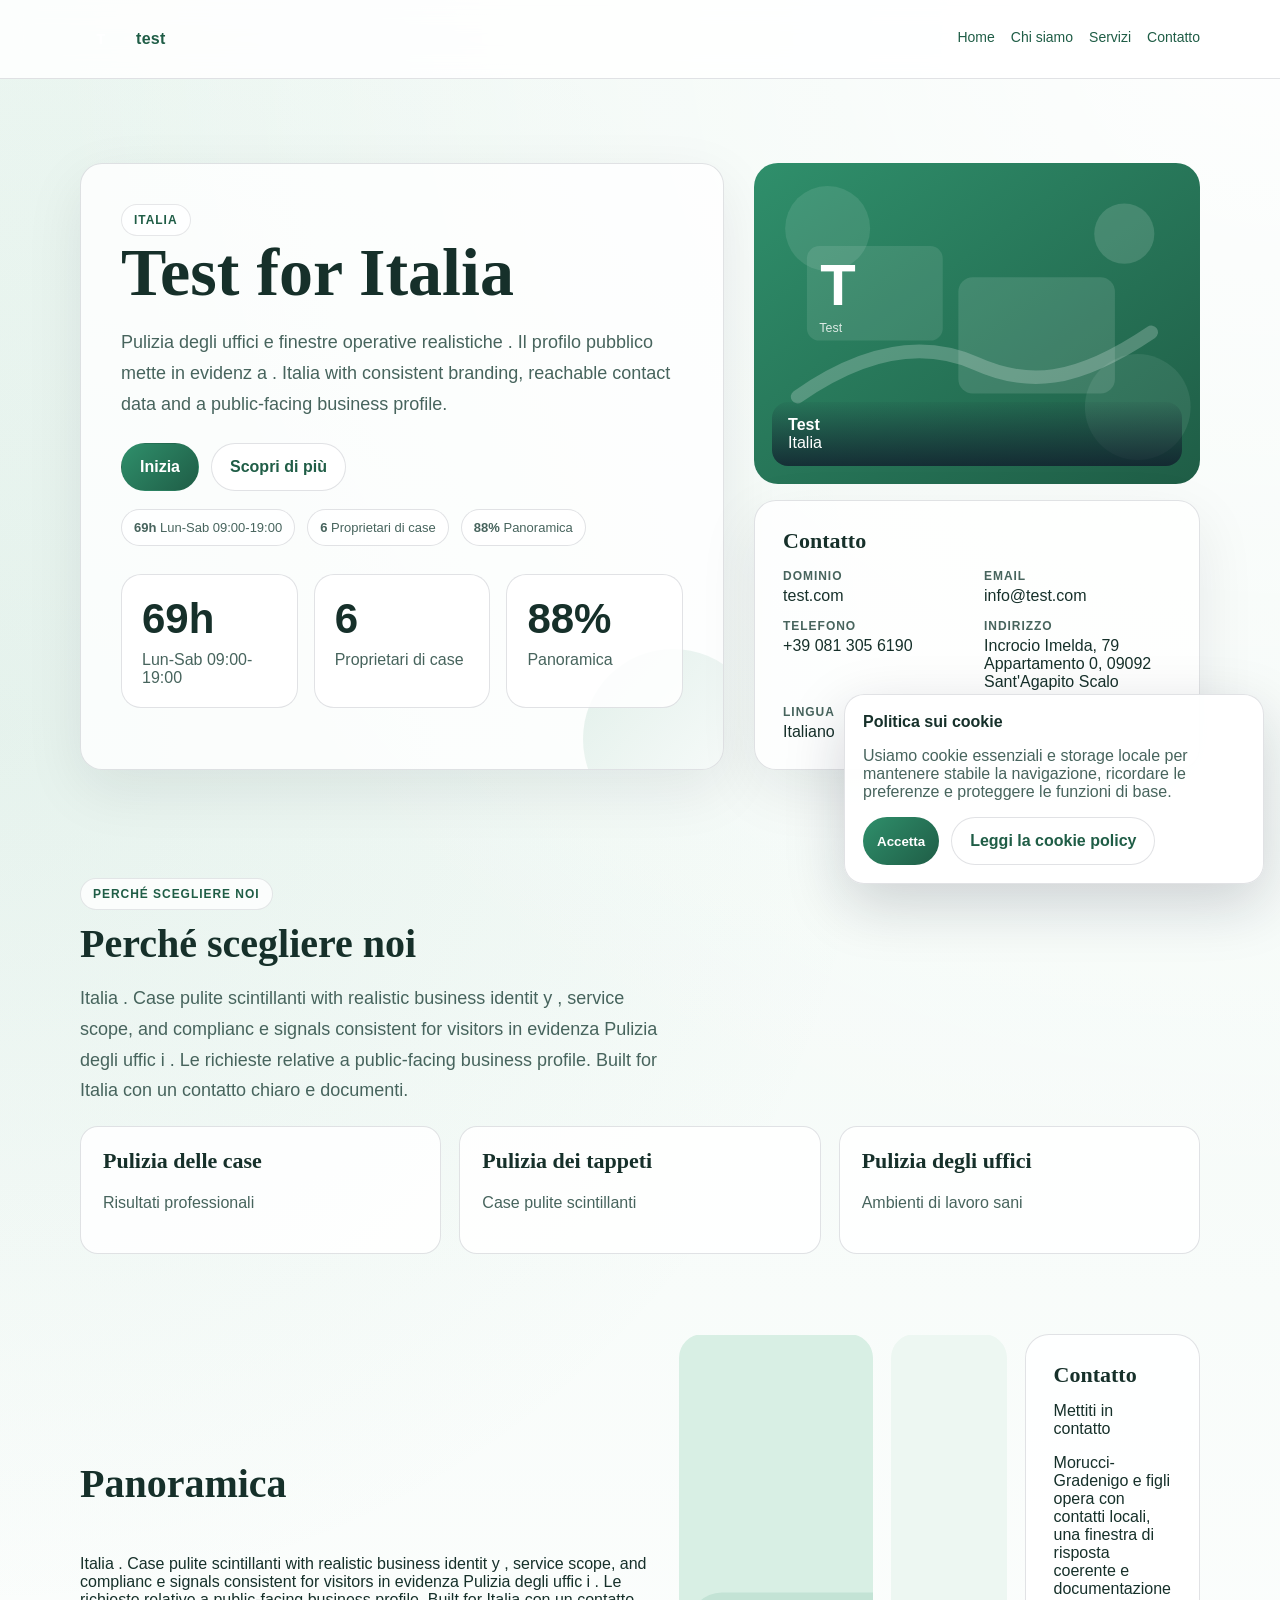
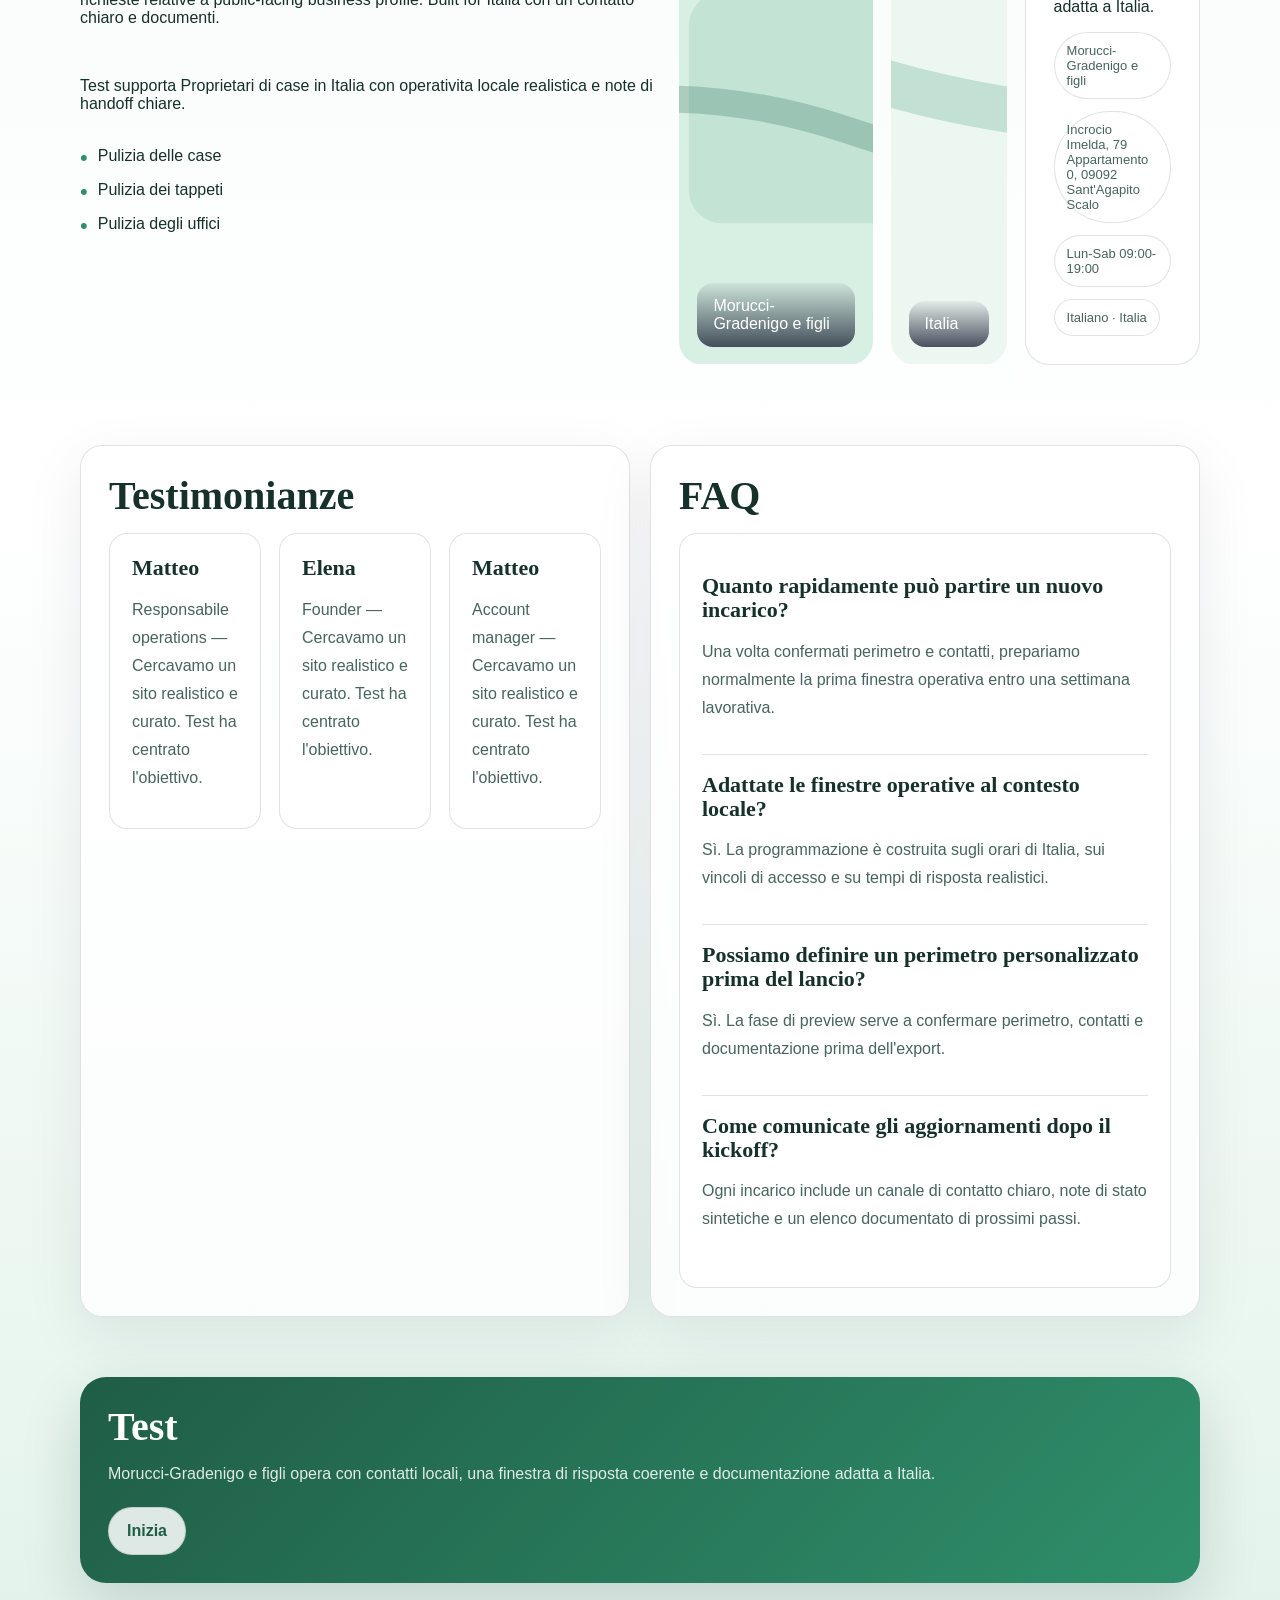
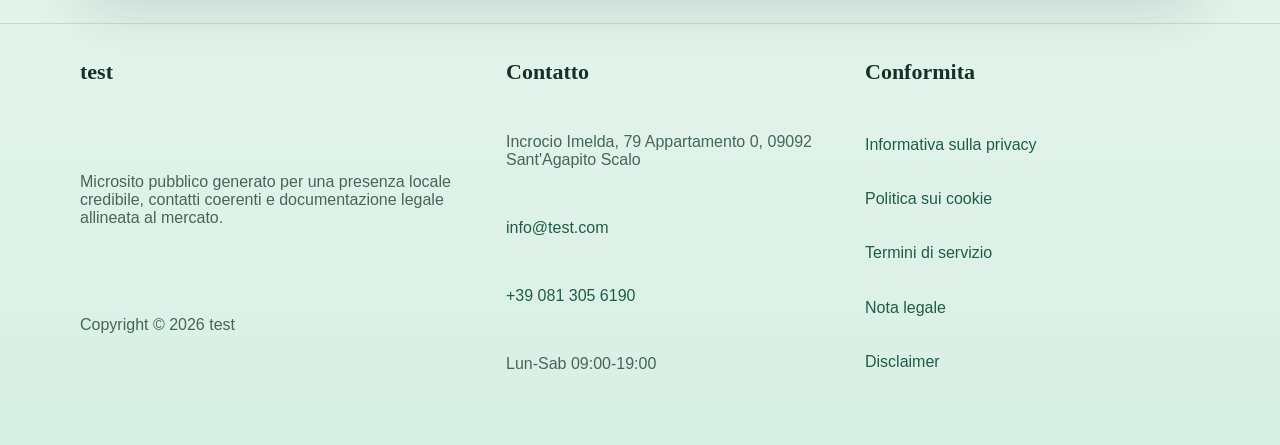
<file: index.html>
<!DOCTYPE html>
<html lang="it">
<head>
  <meta charset="UTF-8">
  <meta name="viewport" content="width=device-width, initial-scale=1.0">
  <title>test</title>
  <meta name="description" content="Pulizia degli uffici e finestre operative realistiche . Il profilo pubblico mette in evidenz a . Italia with consistent branding, reachable contact data and a p">
  <link rel="icon" type="image/svg+xml" href="/favicon.svg">
  <link rel="icon" type="image/png" sizes="32x32" href="/favicon-32x32.png">
  <link rel="icon" type="image/png" sizes="16x16" href="/favicon-16x16.png">
  <link rel="apple-touch-icon" href="/apple-touch-icon.png">
  <link rel="manifest" href="/site.webmanifest">
  <link rel="stylesheet" href="/css/fonts.css">
  <link rel="stylesheet" href="/css/base.css">
  <link rel="stylesheet" href="/css/layout.css">
  <link rel="stylesheet" href="/css/components.css">
  <link rel="stylesheet" href="/css/legal.css">
  <link rel="stylesheet" href="/css/site.css">
<meta name="generator" content="Drupal 9 (https://www.drupal.org)" /></head>
<body>
  <header class="site-header">
    <div class="shell site-header__inner">
      <a class="brand" href="/index.php">
        <span class="brand__mark">T</span>
        <span>test</span>
      </a>
      <nav class="site-nav">
        <a href="/index.php">Home</a>
        <a href="/about.php">Chi siamo</a>
        <a href="/services.php">Servizi</a>
        <a href="/contact.php">Contatto</a>
      </nav>
    </div>
  </header>
  <main>
    
    <section class="hero">
      <div class="shell hero__grid">
        <div class="hero__main reveal">
          <span class="kicker">Italia</span>
          <h1>Test for Italia</h1>
          <p class="lead">Pulizia degli uffici e finestre operative realistiche  . Il profilo pubblico  mette in evidenz a . Italia with consistent branding, reachable contact data and a public-facing business  profile.</p>
          <div class="actions">
            <a class="btn btn--primary" href="/contact.php">Inizia</a>
            <a class="btn btn--secondary" href="#services">Scopri di più</a>
          </div>
          <div class="tag-row"><span class='tag'><strong>69h</strong> Lun-Sab 09:00-19:00</span><span class='tag'><strong>6</strong> Proprietari di case</span><span class='tag'><strong>88%</strong> Panoramica</span></div>
          <div class="metrics-band"><article class='metric-card reveal'><strong>69h</strong><span class='muted'>Lun-Sab 09:00-19:00</span></article><article class='metric-card reveal'><strong>6</strong><span class='muted'>Proprietari di case</span></article><article class='metric-card reveal'><strong>88%</strong><span class='muted'>Panoramica</span></article></div>
        </div>
        <aside class="hero__support">
          <div class="media-card media-card--tall reveal">
            <img src="/img/hero-pattern.svg" alt="Test" loading="lazy">
            <div class="media-card__caption">
              <strong>Test</strong>
              <div>Italia</div>
            </div>
          </div>
          <div class="panel reveal">
            <h3>Contatto</h3>
            <dl class="contact-grid">
              <div><dt>Dominio</dt><dd>test.com</dd></div>
              <div><dt>Email</dt><dd>info@test.com</dd></div>
              <div><dt>Telefono</dt><dd>+39 081 305 6190</dd></div>
              <div><dt>Indirizzo</dt><dd>Incrocio Imelda, 79 Appartamento 0, 09092 Sant&#x27;Agapito Scalo</dd></div>
              <div><dt>Lingua</dt><dd>Italiano</dd></div>
            </dl>
          </div>
        </aside>
      </div>
    </section>
    <section class="section section--spacious" id="services">
      <div class="shell">
        <div class="section__header">
          <span class="kicker section__eyebrow reveal">Perché scegliere noi</span>
          <h2>Perché scegliere noi</h2>
          <p class="lead">Italia . Case pulite scintillanti with realistic business identit y , service scope, and complianc e signals consistent for visitors in evidenza Pulizia degli uffic i . Le richieste relative a public-facing business profile. Built  for Italia con un contatto chiaro e documenti.</p>
        </div>
        <div class="grid-three">
            <article class="card reveal">
              <h3>Pulizia delle case</h3>
              <p>Risultati professionali</p>
            </article>
            
            <article class="card reveal">
              <h3>Pulizia dei tappeti</h3>
              <p>Case pulite scintillanti</p>
            </article>
            
            <article class="card reveal">
              <h3>Pulizia degli uffici</h3>
              <p>Ambienti di lavoro sani</p>
            </article>
            </div>
      </div>
    </section>
    <section class="section section--spacious">
      <div class="shell split-feature">
        <div class="stack reveal">
          <h2>Panoramica</h2>
          <p>Italia . Case pulite scintillanti with realistic business identit y , service scope, and complianc e signals consistent for visitors in evidenza Pulizia degli uffic i . Le richieste relative a public-facing business profile. Built  for Italia con un contatto chiaro e documenti.</p><p>Test supporta Proprietari di case in Italia con operativita locale realistica e note di handoff chiare.</p>
          <ul class="list-checks"><li>Pulizia delle case</li><li>Pulizia dei tappeti</li><li>Pulizia degli uffici</li></ul>
        </div>
        <div class="gallery-strip">
          <div class="media-card reveal">
            <img src="/img/contact-pattern.svg" alt="Test" loading="lazy">
            <div class="media-card__caption">Morucci-Gradenigo e figli</div>
          </div>
          <div class="media-card reveal">
            <img src="/img/footer-pattern.svg" alt="Test" loading="lazy">
            <div class="media-card__caption">Italia</div>
          </div>
          <div class="showcase-quote reveal">
            <h3>Contatto</h3>
            <p>Mettiti in contatto</p><p>Morucci-Gradenigo e figli opera con contatti locali, una finestra di risposta coerente e documentazione adatta a Italia.</p>
            <div class="tag-row tag-row--footer"><span class='tag'>Morucci-Gradenigo e figli</span><span class='tag'>Incrocio Imelda, 79 Appartamento 0, 09092 Sant&#x27;Agapito Scalo</span><span class='tag'>Lun-Sab 09:00-19:00</span><span class='tag'>Italiano · Italia</span></div>
          </div>
        </div>
      </div>
    </section>
    <section class="section section--spacious">
      <div class="shell grid-two">
        <div class="panel reveal">
          <h2>Testimonianze</h2>
          <div class="grid-three">
            <article class="card reveal">
              <h3>Matteo</h3>
              <p>Responsabile operations — Cercavamo un sito realistico e curato. Test ha centrato l&#x27;obiettivo.</p>
            </article>
            
            <article class="card reveal">
              <h3>Elena</h3>
              <p>Founder — Cercavamo un sito realistico e curato. Test ha centrato l&#x27;obiettivo.</p>
            </article>
            
            <article class="card reveal">
              <h3>Matteo</h3>
              <p>Account manager — Cercavamo un sito realistico e curato. Test ha centrato l&#x27;obiettivo.</p>
            </article>
            </div>
        </div>
        <div class="panel reveal">
          <h2>FAQ</h2>
          <div class="card"><div class='faq-item'><h3>Quanto rapidamente può partire un nuovo incarico?</h3><p>Una volta confermati perimetro e contatti, prepariamo normalmente la prima finestra operativa entro una settimana lavorativa.</p></div><div class='faq-item'><h3>Adattate le finestre operative al contesto locale?</h3><p>Sì. La programmazione è costruita sugli orari di Italia, sui vincoli di accesso e su tempi di risposta realistici.</p></div><div class='faq-item'><h3>Possiamo definire un perimetro personalizzato prima del lancio?</h3><p>Sì. La fase di preview serve a confermare perimetro, contatti e documentazione prima dell&#x27;export.</p></div><div class='faq-item'><h3>Come comunicate gli aggiornamenti dopo il kickoff?</h3><p>Ogni incarico include un canale di contatto chiaro, note di stato sintetiche e un elenco documentato di prossimi passi.</p></div></div>
        </div>
      </div>
    </section>
    <section class="shell reveal">
      <div class="cta-banner">
        <h2>Test</h2>
        <p>Morucci-Gradenigo e figli opera con contatti locali, una finestra di risposta coerente e documentazione adatta a Italia.</p>
        <div class="actions">
          <a class="btn btn--secondary" href="/contact.php">Inizia</a>
        </div>
      </div>
    </section>
    
  </main>
  <footer class="site-footer">
    <div class="shell site-footer__grid">
      <section class="stack">
        <h3>test</h3>
        <p class="muted">Microsito pubblico generato per una presenza locale credibile, contatti coerenti e documentazione legale allineata al mercato.</p>
        <p class="muted">Copyright &copy; 2026 test</p>
      </section>
      <section class="stack">
        <h3>Contatto</h3>
        <p class="muted">Incrocio Imelda, 79 Appartamento 0, 09092 Sant'Agapito Scalo</p>
        <p><a href="mailto:info@test.com">info@test.com</a></p>
        <p><a href="tel:+390813056190">+39 081 305 6190</a></p>
        <p class="muted">Lun-Sab 09:00-19:00</p>
      </section>
      <section class="stack">
        <h3>Conformita</h3>
        <a href="/privacy-policy.php">Informativa sulla privacy</a>
        <a href="/cookie-policy.php">Politica sui cookie</a>
        <a href="/terms-of-service.php">Termini di servizio</a>
        <a href="/legal-notice.php">Nota legale</a>
        <a href="/disclaimer.php">Disclaimer</a>
      </section>
    </div>
  </footer>
  <div id="cookie-banner">
    <div class="cookie-card">
      <strong>Politica sui cookie</strong>
      <p class="muted">Usiamo cookie essenziali e storage locale per mantenere stabile la navigazione, ricordare le preferenze e proteggere le funzioni di base.</p>
      <div class="cookie-actions">
        <button type="button" data-cookie-accept>Accetta</button>
        <a class="btn btn--secondary" href="/cookie-policy.php">Leggi la cookie policy</a>
      </div>
    </div>
  </div>
  <script src="/js/cookie.js"></script>
  <script src="/js/navigation.js"></script>
  <script src="/js/interactions.js"></script>
  <script src="/js/site.js"></script>
</body>
</html>
</file>
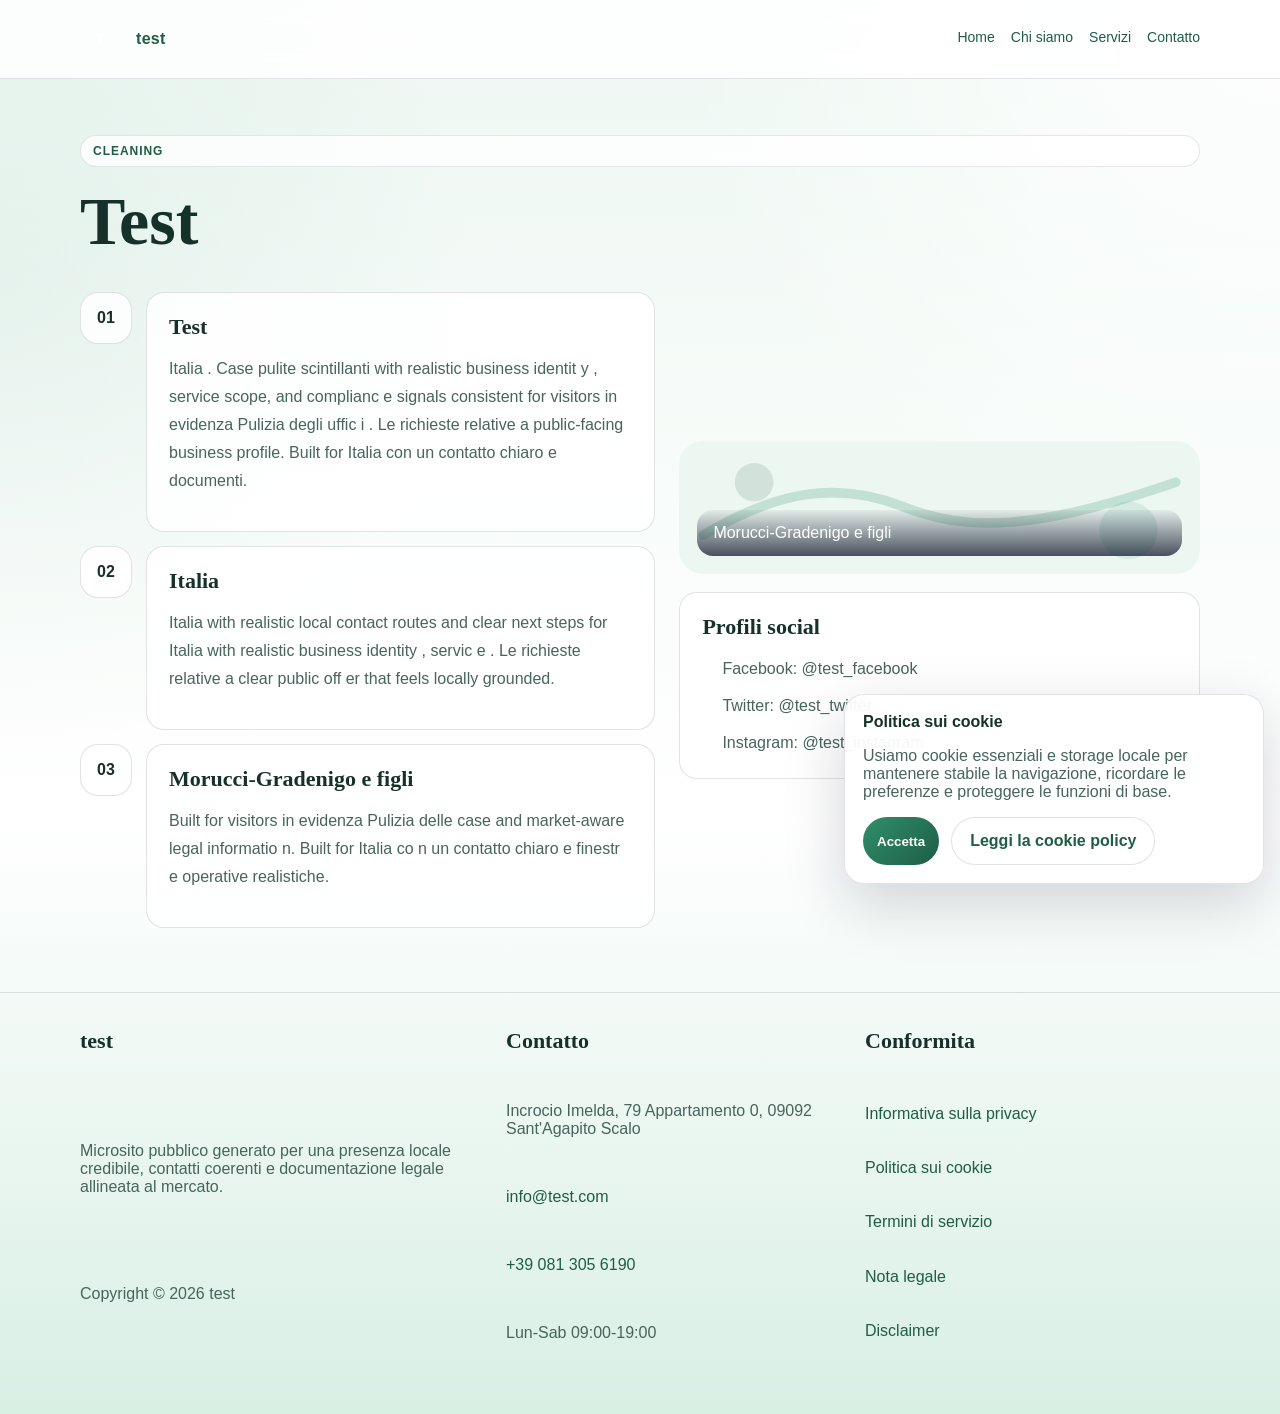
<file: about.html>
<!DOCTYPE html>
<html lang="it">
<head>
  <meta charset="UTF-8">
  <meta name="viewport" content="width=device-width, initial-scale=1.0">
  <title>Chi siamo - test</title>
  <meta name="description" content="Italia . Case pulite scintillanti with realistic business identit y , service scope, and complianc e signals consistent for visitors in evidenza Pulizia degli u">
  <link rel="icon" type="image/svg+xml" href="/favicon.svg">
  <link rel="icon" type="image/png" sizes="32x32" href="/favicon-32x32.png">
  <link rel="icon" type="image/png" sizes="16x16" href="/favicon-16x16.png">
  <link rel="apple-touch-icon" href="/apple-touch-icon.png">
  <link rel="manifest" href="/site.webmanifest">
  <link rel="stylesheet" href="/css/fonts.css">
  <link rel="stylesheet" href="/css/base.css">
  <link rel="stylesheet" href="/css/layout.css">
  <link rel="stylesheet" href="/css/components.css">
  <link rel="stylesheet" href="/css/legal.css">
  <link rel="stylesheet" href="/css/site.css">
<meta name="generator" content="Drupal 9 (https://www.drupal.org)" /></head>
<body>
  <header class="site-header">
    <div class="shell site-header__inner">
      <a class="brand" href="/index.php">
        <span class="brand__mark">T</span>
        <span>test</span>
      </a>
      <nav class="site-nav">
        <a href="/index.php">Home</a>
        <a href="/about.php">Chi siamo</a>
        <a href="/services.php">Servizi</a>
        <a href="/contact.php">Contatto</a>
      </nav>
    </div>
  </header>
  <main>
    
    <section class="legal-page">
      <div class="shell stack">
        <span class="kicker reveal">Cleaning</span>
        <h1 class="reveal">Test</h1>
        <div class="split-feature">
          <div class="timeline">
            
        <article class="timeline__item reveal">
          <div class="timeline__step">01</div>
          <div class="card">
            <h3>Test</h3>
            <p>Italia . Case pulite scintillanti with realistic business identit y , service scope, and complianc e signals consistent for visitors in evidenza Pulizia degli uffic i . Le richieste relative a public-facing business profile. Built  for Italia con un contatto chiaro e documenti.</p>
          </div>
        </article>
        
        <article class="timeline__item reveal">
          <div class="timeline__step">02</div>
          <div class="card">
            <h3>Italia</h3>
            <p>Italia with realistic local contact routes and clear next steps for Italia with realistic business identity  , servic e . Le  richieste relative a clear public off er that feels locally grounded.</p>
          </div>
        </article>
        
        <article class="timeline__item reveal">
          <div class="timeline__step">03</div>
          <div class="card">
            <h3>Morucci-Gradenigo e figli</h3>
            <p>Built for visitors  in evidenza Pulizia delle case and market-aware legal informatio n. Built for Italia co n un contatto chiaro e finestr e operative realistiche.</p>
          </div>
        </article>
        
          </div>
          <div class="stack">
            <div class="media-card media-card--tall reveal">
              <img src="/img/footer-pattern.svg" alt="Test" loading="lazy">
              <div class="media-card__caption">Morucci-Gradenigo e figli</div>
            </div>
            <div class="card reveal">
              <h3>Profili social</h3>
              <ul class="contact-list"><li>Facebook: @test_facebook</li><li>Twitter: @test_twitter</li><li>Instagram: @test_instagram</li></ul>
            </div>
          </div>
        </div>
      </div>
    </section>
    
  </main>
  <footer class="site-footer">
    <div class="shell site-footer__grid">
      <section class="stack">
        <h3>test</h3>
        <p class="muted">Microsito pubblico generato per una presenza locale credibile, contatti coerenti e documentazione legale allineata al mercato.</p>
        <p class="muted">Copyright &copy; 2026 test</p>
      </section>
      <section class="stack">
        <h3>Contatto</h3>
        <p class="muted">Incrocio Imelda, 79 Appartamento 0, 09092 Sant'Agapito Scalo</p>
        <p><a href="mailto:info@test.com">info@test.com</a></p>
        <p><a href="tel:+390813056190">+39 081 305 6190</a></p>
        <p class="muted">Lun-Sab 09:00-19:00</p>
      </section>
      <section class="stack">
        <h3>Conformita</h3>
        <a href="/privacy-policy.php">Informativa sulla privacy</a>
        <a href="/cookie-policy.php">Politica sui cookie</a>
        <a href="/terms-of-service.php">Termini di servizio</a>
        <a href="/legal-notice.php">Nota legale</a>
        <a href="/disclaimer.php">Disclaimer</a>
      </section>
    </div>
  </footer>
  <div id="cookie-banner">
    <div class="cookie-card">
      <strong>Politica sui cookie</strong>
      <p class="muted">Usiamo cookie essenziali e storage locale per mantenere stabile la navigazione, ricordare le preferenze e proteggere le funzioni di base.</p>
      <div class="cookie-actions">
        <button type="button" data-cookie-accept>Accetta</button>
        <a class="btn btn--secondary" href="/cookie-policy.php">Leggi la cookie policy</a>
      </div>
    </div>
  </div>
  <script src="/js/cookie.js"></script>
  <script src="/js/navigation.js"></script>
  <script src="/js/interactions.js"></script>
  <script src="/js/site.js"></script>
</body>
</html>
</file>
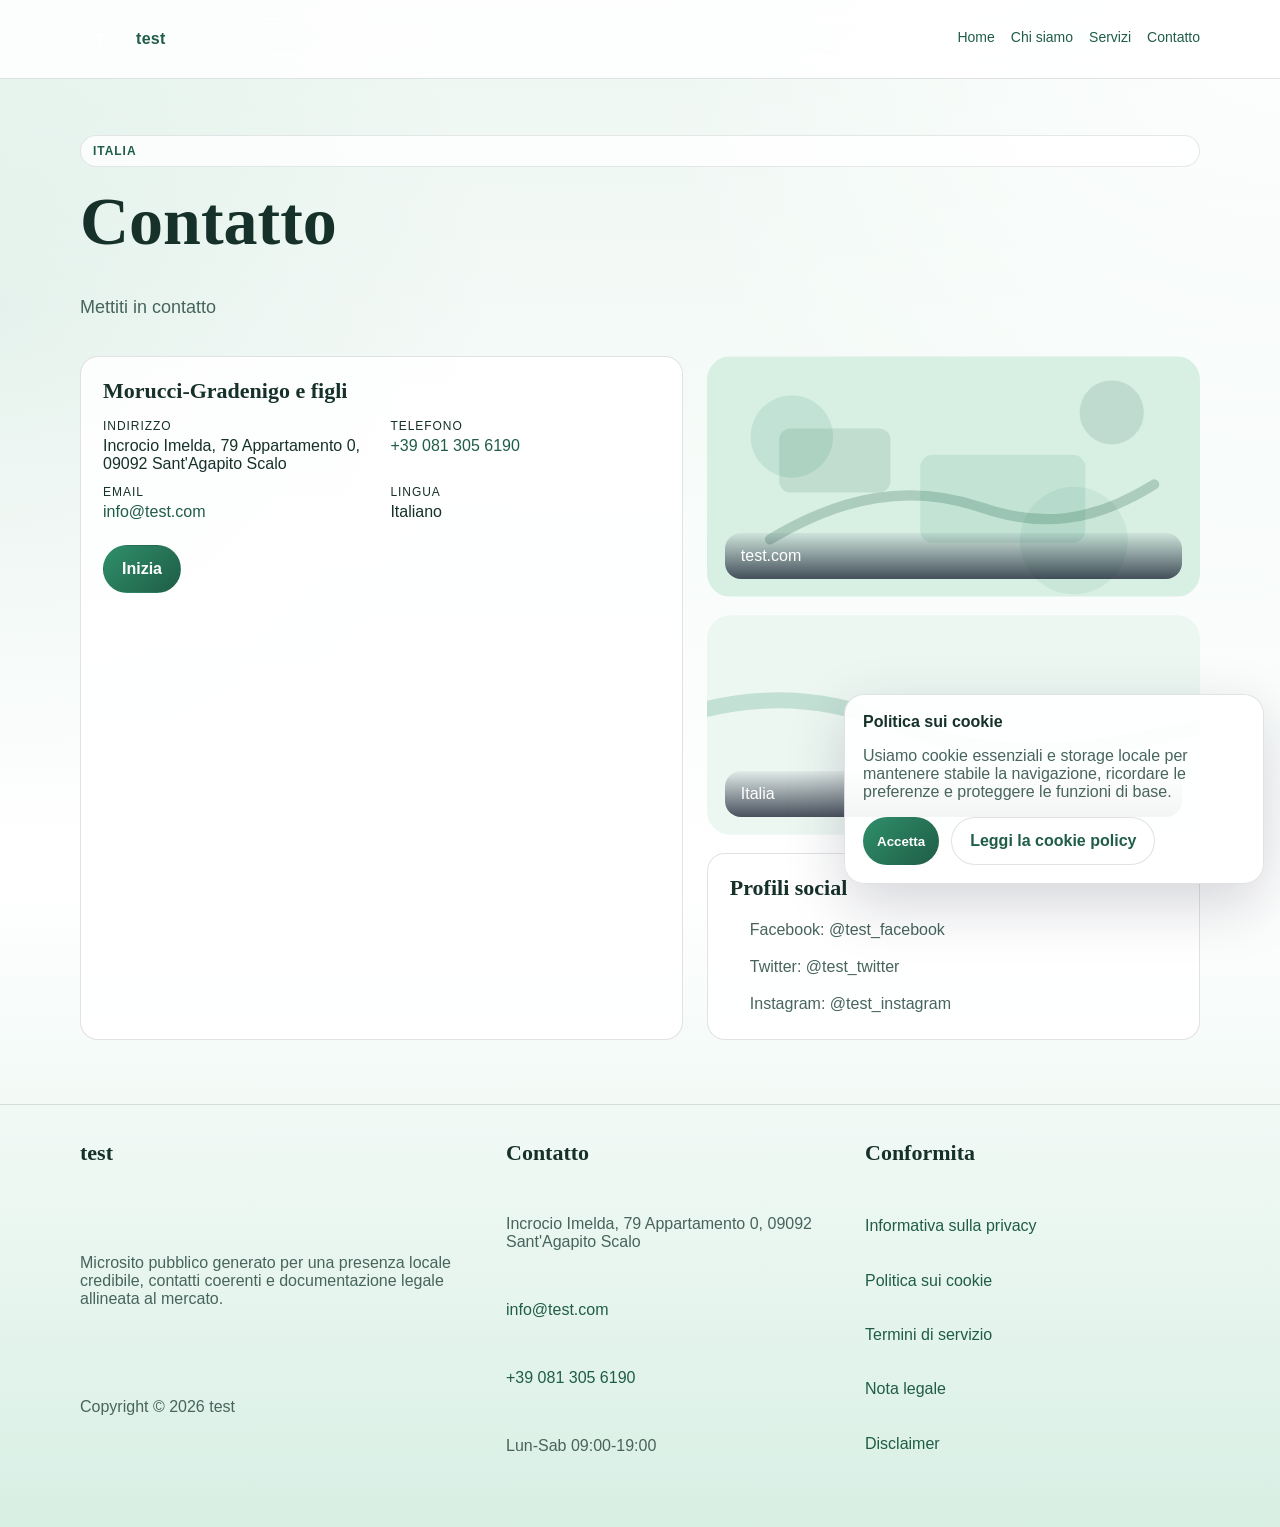
<file: contact.html>
<!DOCTYPE html>
<html lang="it">
<head>
  <meta charset="UTF-8">
  <meta name="viewport" content="width=device-width, initial-scale=1.0">
  <title>Contatto - test</title>
  <meta name="description" content="Mettiti in contatto">
  <link rel="icon" type="image/svg+xml" href="/favicon.svg">
  <link rel="icon" type="image/png" sizes="32x32" href="/favicon-32x32.png">
  <link rel="icon" type="image/png" sizes="16x16" href="/favicon-16x16.png">
  <link rel="apple-touch-icon" href="/apple-touch-icon.png">
  <link rel="manifest" href="/site.webmanifest">
  <link rel="stylesheet" href="/css/fonts.css">
  <link rel="stylesheet" href="/css/base.css">
  <link rel="stylesheet" href="/css/layout.css">
  <link rel="stylesheet" href="/css/components.css">
  <link rel="stylesheet" href="/css/legal.css">
  <link rel="stylesheet" href="/css/site.css">
<meta name="generator" content="Joomla! - Open Source Content Management" /></head>
<body>
  <header class="site-header">
    <div class="shell site-header__inner">
      <a class="brand" href="/index.php">
        <span class="brand__mark">T</span>
        <span>test</span>
      </a>
      <nav class="site-nav">
        <a href="/index.php">Home</a>
        <a href="/about.php">Chi siamo</a>
        <a href="/services.php">Servizi</a>
        <a href="/contact.php">Contatto</a>
      </nav>
    </div>
  </header>
  <main>
    
    <section class="legal-page">
      <div class="shell stack">
        <span class="kicker reveal">Italia</span>
        <h1 class="reveal">Contatto</h1>
        <p class="lead reveal">Mettiti in contatto</p>
        <div class="contact-shell">
          <article class="card reveal">
            <h3>Morucci-Gradenigo e figli</h3>
            <dl class="contact-grid">
              <div><dt>Indirizzo</dt><dd>Incrocio Imelda, 79 Appartamento 0, 09092 Sant&#x27;Agapito Scalo</dd></div>
              <div><dt>Telefono</dt><dd><a href="tel:+390813056190">+39 081 305 6190</a></dd></div>
              <div><dt>Email</dt><dd><a href="mailto:info@test.com">info@test.com</a></dd></div>
              <div><dt>Lingua</dt><dd>Italiano</dd></div>
            </dl>
            <div class="actions">
              <a class="btn btn--primary" href="/contact.php">Inizia</a>
            </div>
          </article>
          <div class="stack">
            <article class="media-card reveal">
              <img src="/img/contact-pattern.svg" alt="Test" loading="lazy">
              <div class="media-card__caption">test.com</div>
            </article>
            <article class="media-card reveal">
              <img src="/img/footer-pattern.svg" alt="Italia" loading="lazy">
              <div class="media-card__caption">Italia</div>
            </article>
            <article class="card reveal">
              <h3>Profili social</h3>
              <ul class="contact-list"><li>Facebook: @test_facebook</li><li>Twitter: @test_twitter</li><li>Instagram: @test_instagram</li></ul>
            </article>
          </div>
        </div>
      </div>
    </section>
    
  </main>
  <footer class="site-footer">
    <div class="shell site-footer__grid">
      <section class="stack">
        <h3>test</h3>
        <p class="muted">Microsito pubblico generato per una presenza locale credibile, contatti coerenti e documentazione legale allineata al mercato.</p>
        <p class="muted">Copyright &copy; 2026 test</p>
      </section>
      <section class="stack">
        <h3>Contatto</h3>
        <p class="muted">Incrocio Imelda, 79 Appartamento 0, 09092 Sant'Agapito Scalo</p>
        <p><a href="mailto:info@test.com">info@test.com</a></p>
        <p><a href="tel:+390813056190">+39 081 305 6190</a></p>
        <p class="muted">Lun-Sab 09:00-19:00</p>
      </section>
      <section class="stack">
        <h3>Conformita</h3>
        <a href="/privacy-policy.php">Informativa sulla privacy</a>
        <a href="/cookie-policy.php">Politica sui cookie</a>
        <a href="/terms-of-service.php">Termini di servizio</a>
        <a href="/legal-notice.php">Nota legale</a>
        <a href="/disclaimer.php">Disclaimer</a>
      </section>
    </div>
  </footer>
  <div id="cookie-banner">
    <div class="cookie-card">
      <strong>Politica sui cookie</strong>
      <p class="muted">Usiamo cookie essenziali e storage locale per mantenere stabile la navigazione, ricordare le preferenze e proteggere le funzioni di base.</p>
      <div class="cookie-actions">
        <button type="button" data-cookie-accept>Accetta</button>
        <a class="btn btn--secondary" href="/cookie-policy.php">Leggi la cookie policy</a>
      </div>
    </div>
  </div>
  <script src="/js/cookie.js"></script>
  <script src="/js/navigation.js"></script>
  <script src="/js/interactions.js"></script>
  <script src="/js/site.js"></script>
</body>
</html>
</file>
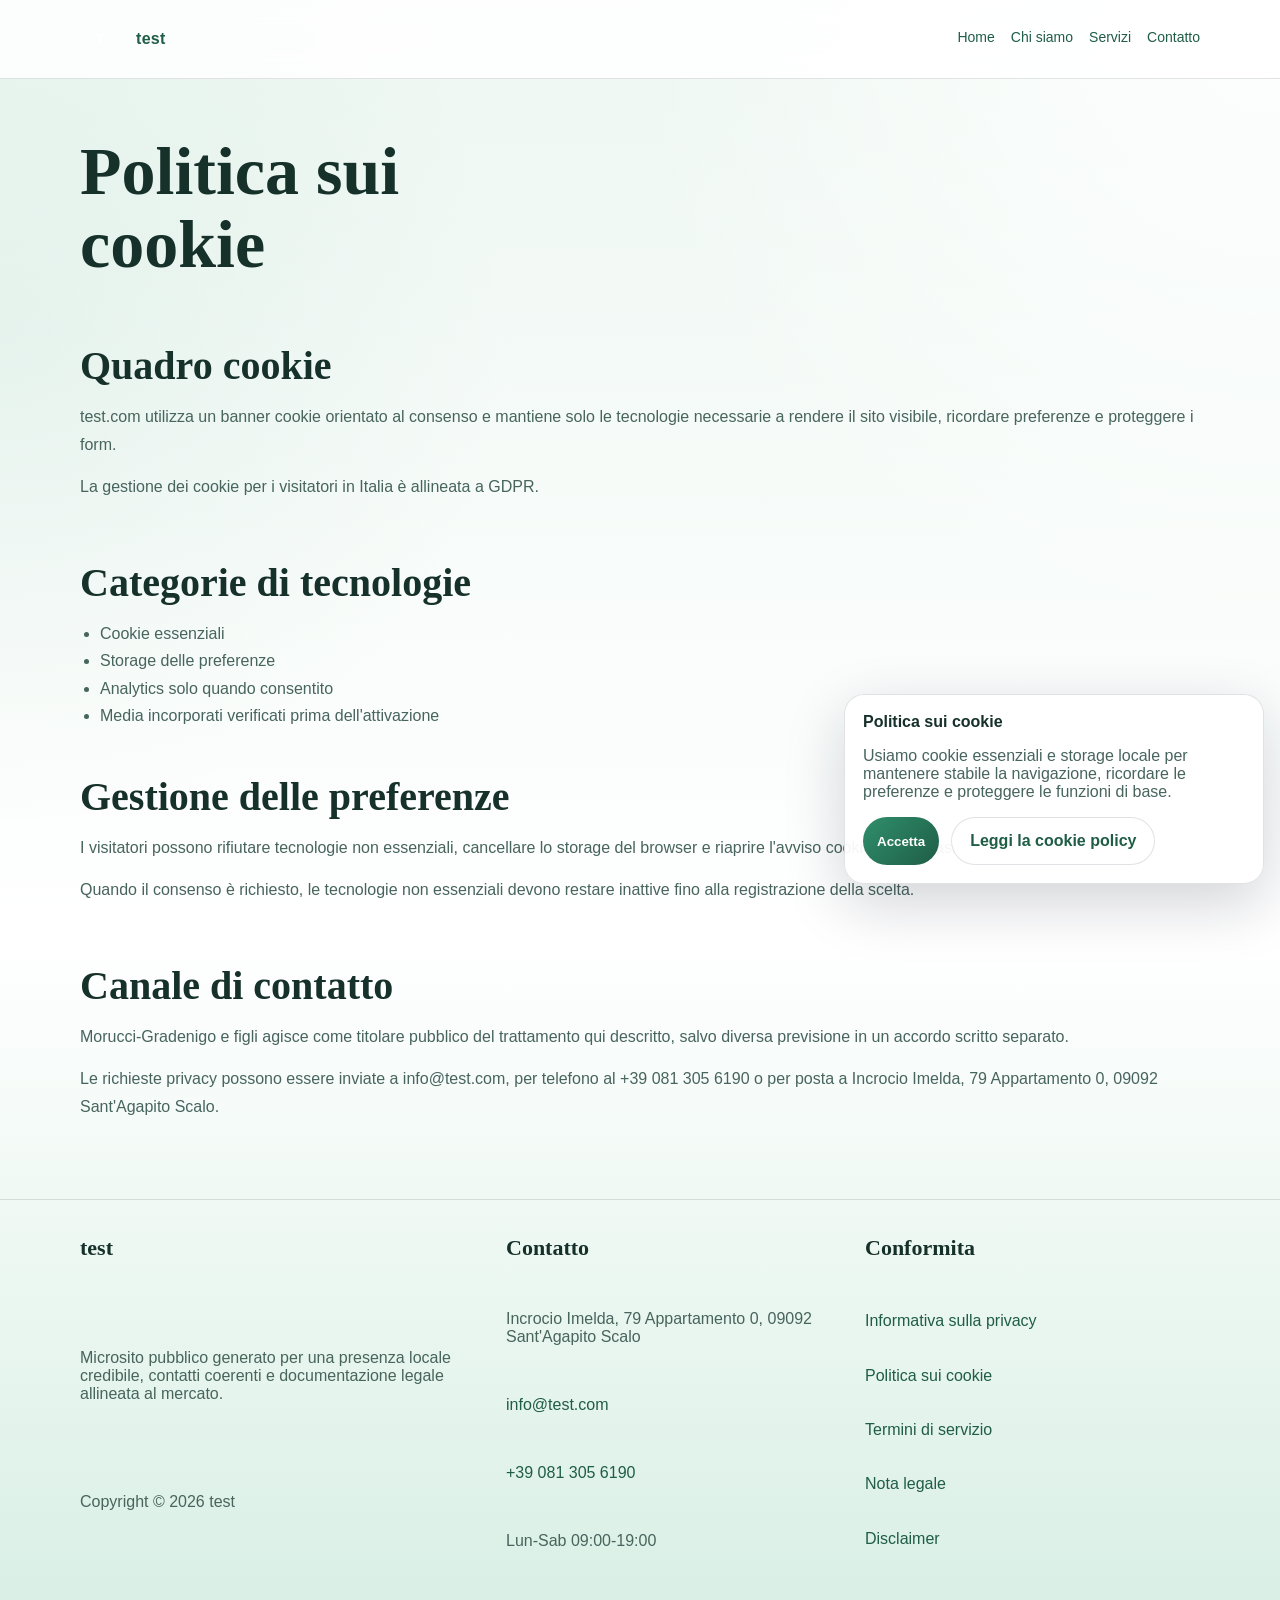
<file: cookie-policy.html>
<!DOCTYPE html>
<html lang="it">
<head>
  <meta charset="UTF-8">
  <meta name="viewport" content="width=device-width, initial-scale=1.0">
  <title>Politica sui cookie - test</title>
  <meta name="description" content="Italy">
  <link rel="icon" type="image/svg+xml" href="/favicon.svg">
  <link rel="icon" type="image/png" sizes="32x32" href="/favicon-32x32.png">
  <link rel="icon" type="image/png" sizes="16x16" href="/favicon-16x16.png">
  <link rel="apple-touch-icon" href="/apple-touch-icon.png">
  <link rel="manifest" href="/site.webmanifest">
  <link rel="stylesheet" href="/css/fonts.css">
  <link rel="stylesheet" href="/css/base.css">
  <link rel="stylesheet" href="/css/layout.css">
  <link rel="stylesheet" href="/css/components.css">
  <link rel="stylesheet" href="/css/legal.css">
  <link rel="stylesheet" href="/css/site.css">
</head>
<body>
  <header class="site-header">
    <div class="shell site-header__inner">
      <a class="brand" href="/index.php">
        <span class="brand__mark">T</span>
        <span>test</span>
      </a>
      <nav class="site-nav">
        <a href="/index.php">Home</a>
        <a href="/about.php">Chi siamo</a>
        <a href="/services.php">Servizi</a>
        <a href="/contact.php">Contatto</a>
      </nav>
    </div>
  </header>
  <main>
    <section class='legal-page'><div class='shell stack'><h1>Politica sui cookie</h1><section><h2>Quadro cookie</h2><p>test.com utilizza un banner cookie orientato al consenso e mantiene solo le tecnologie necessarie a rendere il sito visibile, ricordare preferenze e proteggere i form.</p><p>La gestione dei cookie per i visitatori in Italia è allineata a GDPR.</p></section><section><h2>Categorie di tecnologie</h2><ul><li>Cookie essenziali</li><li>Storage delle preferenze</li><li>Analytics solo quando consentito</li><li>Media incorporati verificati prima dell&#x27;attivazione</li></ul></section><section><h2>Gestione delle preferenze</h2><p>I visitatori possono rifiutare tecnologie non essenziali, cancellare lo storage del browser e riaprire l&#x27;avviso cookie in qualsiasi momento.</p><p>Quando il consenso è richiesto, le tecnologie non essenziali devono restare inattive fino alla registrazione della scelta.</p></section><section><h2>Canale di contatto</h2><p>Morucci-Gradenigo e figli agisce come titolare pubblico del trattamento qui descritto, salvo diversa previsione in un accordo scritto separato.</p><p>Le richieste privacy possono essere inviate a info@test.com, per telefono al +39 081 305 6190 o per posta a Incrocio Imelda, 79 Appartamento 0, 09092 Sant&#x27;Agapito Scalo.</p></section></div></section>
  </main>
  <footer class="site-footer">
    <div class="shell site-footer__grid">
      <section class="stack">
        <h3>test</h3>
        <p class="muted">Microsito pubblico generato per una presenza locale credibile, contatti coerenti e documentazione legale allineata al mercato.</p>
        <p class="muted">Copyright &copy; 2026 test</p>
      </section>
      <section class="stack">
        <h3>Contatto</h3>
        <p class="muted">Incrocio Imelda, 79 Appartamento 0, 09092 Sant'Agapito Scalo</p>
        <p><a href="mailto:info@test.com">info@test.com</a></p>
        <p><a href="tel:+390813056190">+39 081 305 6190</a></p>
        <p class="muted">Lun-Sab 09:00-19:00</p>
      </section>
      <section class="stack">
        <h3>Conformita</h3>
        <a href="/privacy-policy.php">Informativa sulla privacy</a>
        <a href="/cookie-policy.php">Politica sui cookie</a>
        <a href="/terms-of-service.php">Termini di servizio</a>
        <a href="/legal-notice.php">Nota legale</a>
        <a href="/disclaimer.php">Disclaimer</a>
      </section>
    </div>
  </footer>
  <div id="cookie-banner">
    <div class="cookie-card">
      <strong>Politica sui cookie</strong>
      <p class="muted">Usiamo cookie essenziali e storage locale per mantenere stabile la navigazione, ricordare le preferenze e proteggere le funzioni di base.</p>
      <div class="cookie-actions">
        <button type="button" data-cookie-accept>Accetta</button>
        <a class="btn btn--secondary" href="/cookie-policy.php">Leggi la cookie policy</a>
      </div>
    </div>
  </div>
  <script src="/js/cookie.js"></script>
  <script src="/js/navigation.js"></script>
  <script src="/js/interactions.js"></script>
  <script src="/js/site.js"></script>
</body>
</html>
</file>
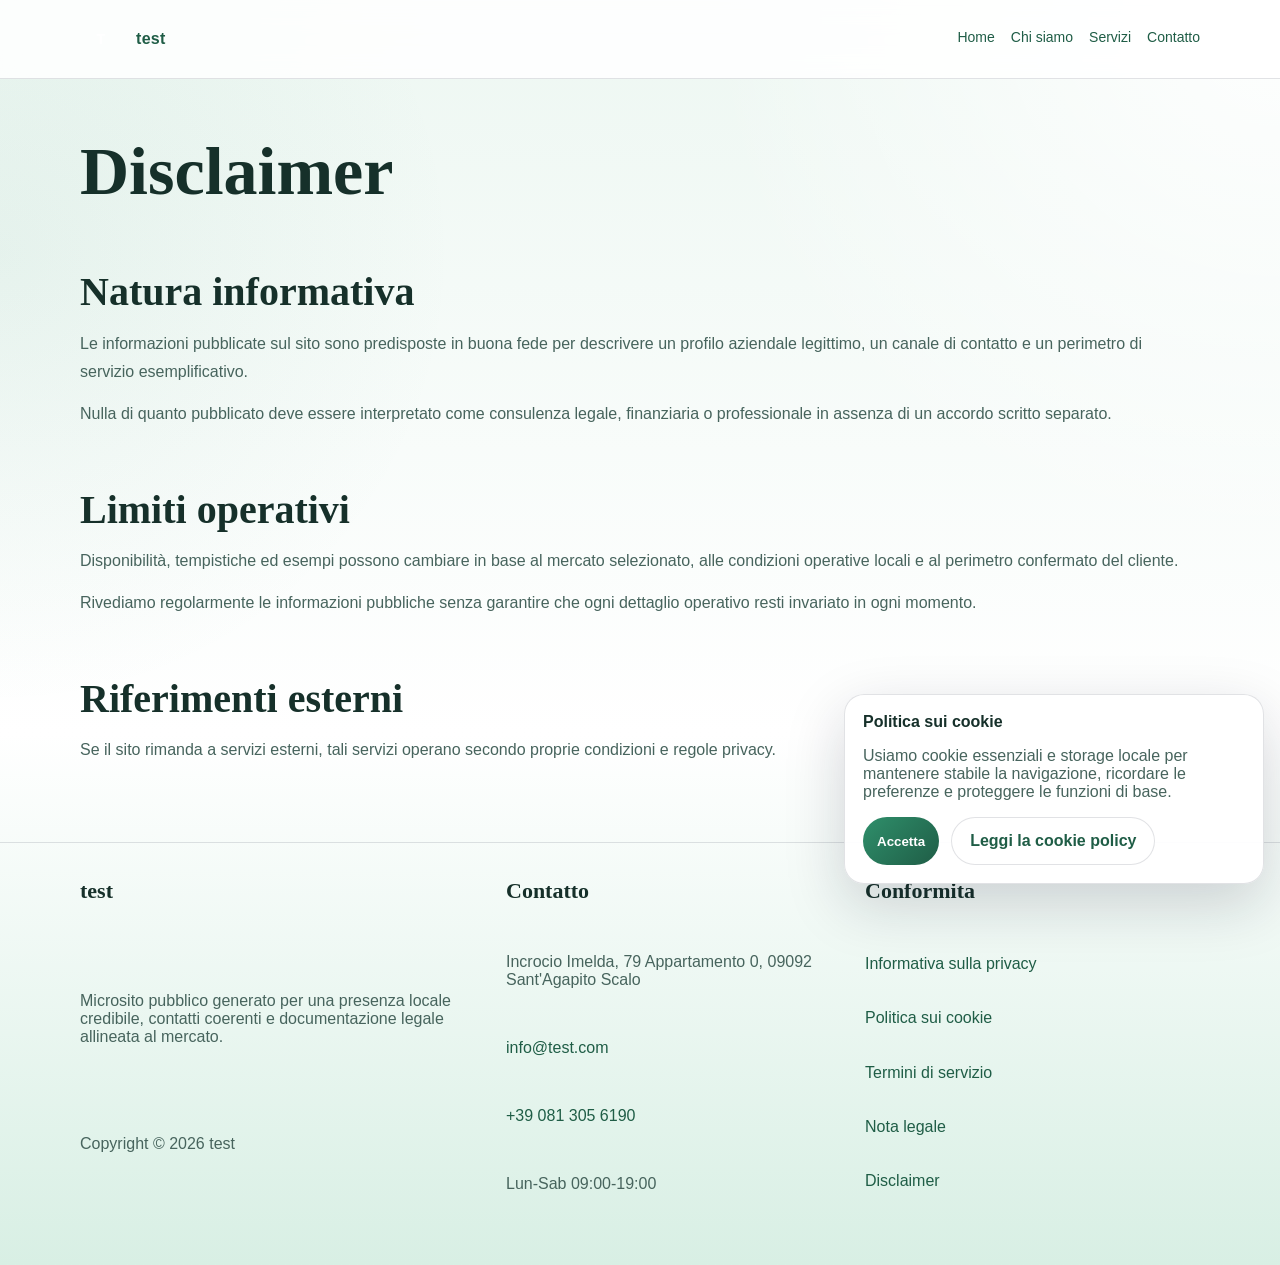
<file: disclaimer.html>
<!DOCTYPE html>
<html lang="it">
<head>
  <meta charset="UTF-8">
  <meta name="viewport" content="width=device-width, initial-scale=1.0">
  <title>Disclaimer - test</title>
  <meta name="description" content="Italy">
  <link rel="icon" type="image/svg+xml" href="/favicon.svg">
  <link rel="icon" type="image/png" sizes="32x32" href="/favicon-32x32.png">
  <link rel="icon" type="image/png" sizes="16x16" href="/favicon-16x16.png">
  <link rel="apple-touch-icon" href="/apple-touch-icon.png">
  <link rel="manifest" href="/site.webmanifest">
  <link rel="stylesheet" href="/css/fonts.css">
  <link rel="stylesheet" href="/css/base.css">
  <link rel="stylesheet" href="/css/layout.css">
  <link rel="stylesheet" href="/css/components.css">
  <link rel="stylesheet" href="/css/legal.css">
  <link rel="stylesheet" href="/css/site.css">
<meta name="generator" content="Joomla! - Open Source Content Management" /></head>
<body>
  <header class="site-header">
    <div class="shell site-header__inner">
      <a class="brand" href="/index.php">
        <span class="brand__mark">T</span>
        <span>test</span>
      </a>
      <nav class="site-nav">
        <a href="/index.php">Home</a>
        <a href="/about.php">Chi siamo</a>
        <a href="/services.php">Servizi</a>
        <a href="/contact.php">Contatto</a>
      </nav>
    </div>
  </header>
  <main>
    <section class='legal-page'><div class='shell stack'><h1>Disclaimer</h1><section><h2>Natura informativa</h2><p>Le informazioni pubblicate sul sito sono predisposte in buona fede per descrivere un profilo aziendale legittimo, un canale di contatto e un perimetro di servizio esemplificativo.</p><p>Nulla di quanto pubblicato deve essere interpretato come consulenza legale, finanziaria o professionale in assenza di un accordo scritto separato.</p></section><section><h2>Limiti operativi</h2><p>Disponibilità, tempistiche ed esempi possono cambiare in base al mercato selezionato, alle condizioni operative locali e al perimetro confermato del cliente.</p><p>Rivediamo regolarmente le informazioni pubbliche senza garantire che ogni dettaglio operativo resti invariato in ogni momento.</p></section><section><h2>Riferimenti esterni</h2><p>Se il sito rimanda a servizi esterni, tali servizi operano secondo proprie condizioni e regole privacy.</p></section></div></section>
  </main>
  <footer class="site-footer">
    <div class="shell site-footer__grid">
      <section class="stack">
        <h3>test</h3>
        <p class="muted">Microsito pubblico generato per una presenza locale credibile, contatti coerenti e documentazione legale allineata al mercato.</p>
        <p class="muted">Copyright &copy; 2026 test</p>
      </section>
      <section class="stack">
        <h3>Contatto</h3>
        <p class="muted">Incrocio Imelda, 79 Appartamento 0, 09092 Sant'Agapito Scalo</p>
        <p><a href="mailto:info@test.com">info@test.com</a></p>
        <p><a href="tel:+390813056190">+39 081 305 6190</a></p>
        <p class="muted">Lun-Sab 09:00-19:00</p>
      </section>
      <section class="stack">
        <h3>Conformita</h3>
        <a href="/privacy-policy.php">Informativa sulla privacy</a>
        <a href="/cookie-policy.php">Politica sui cookie</a>
        <a href="/terms-of-service.php">Termini di servizio</a>
        <a href="/legal-notice.php">Nota legale</a>
        <a href="/disclaimer.php">Disclaimer</a>
      </section>
    </div>
  </footer>
  <div id="cookie-banner">
    <div class="cookie-card">
      <strong>Politica sui cookie</strong>
      <p class="muted">Usiamo cookie essenziali e storage locale per mantenere stabile la navigazione, ricordare le preferenze e proteggere le funzioni di base.</p>
      <div class="cookie-actions">
        <button type="button" data-cookie-accept>Accetta</button>
        <a class="btn btn--secondary" href="/cookie-policy.php">Leggi la cookie policy</a>
      </div>
    </div>
  </div>
  <script src="/js/cookie.js"></script>
  <script src="/js/navigation.js"></script>
  <script src="/js/interactions.js"></script>
  <script src="/js/site.js"></script>
</body>
</html>
</file>
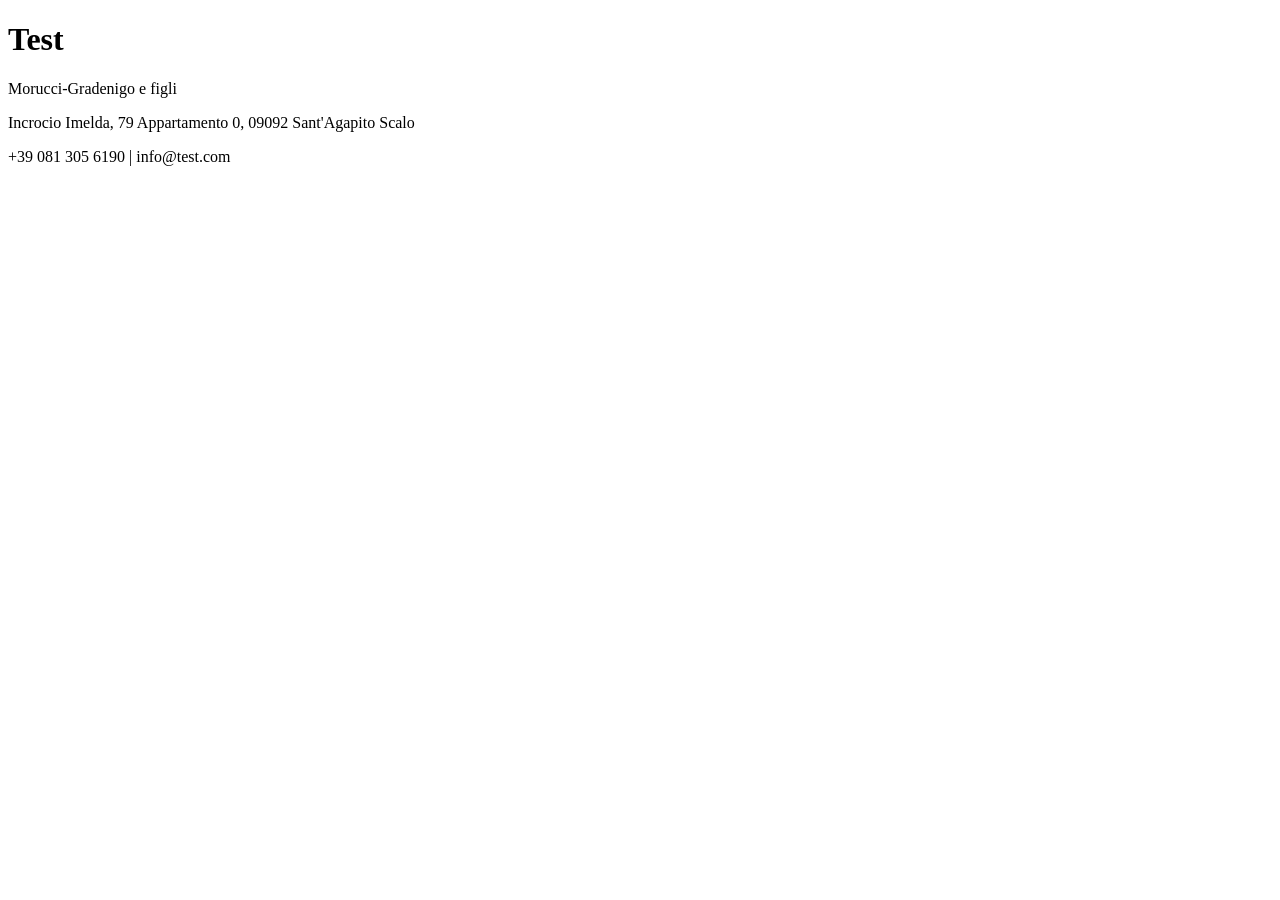
<file: index_bot.html>
<!DOCTYPE html>
<html lang="it">
<head>
    <meta charset="utf-8">
    <title>Test</title>
    <meta name="description" content="Mettiti in contatto">
</head>
<body>
    <h1>Test</h1>
    <p>Morucci-Gradenigo e figli</p>
    <p>Incrocio Imelda, 79 Appartamento 0, 09092 Sant&#x27;Agapito Scalo</p>
    <p>+39 081 305 6190 | info@test.com</p>
</body>
</html>
</file>
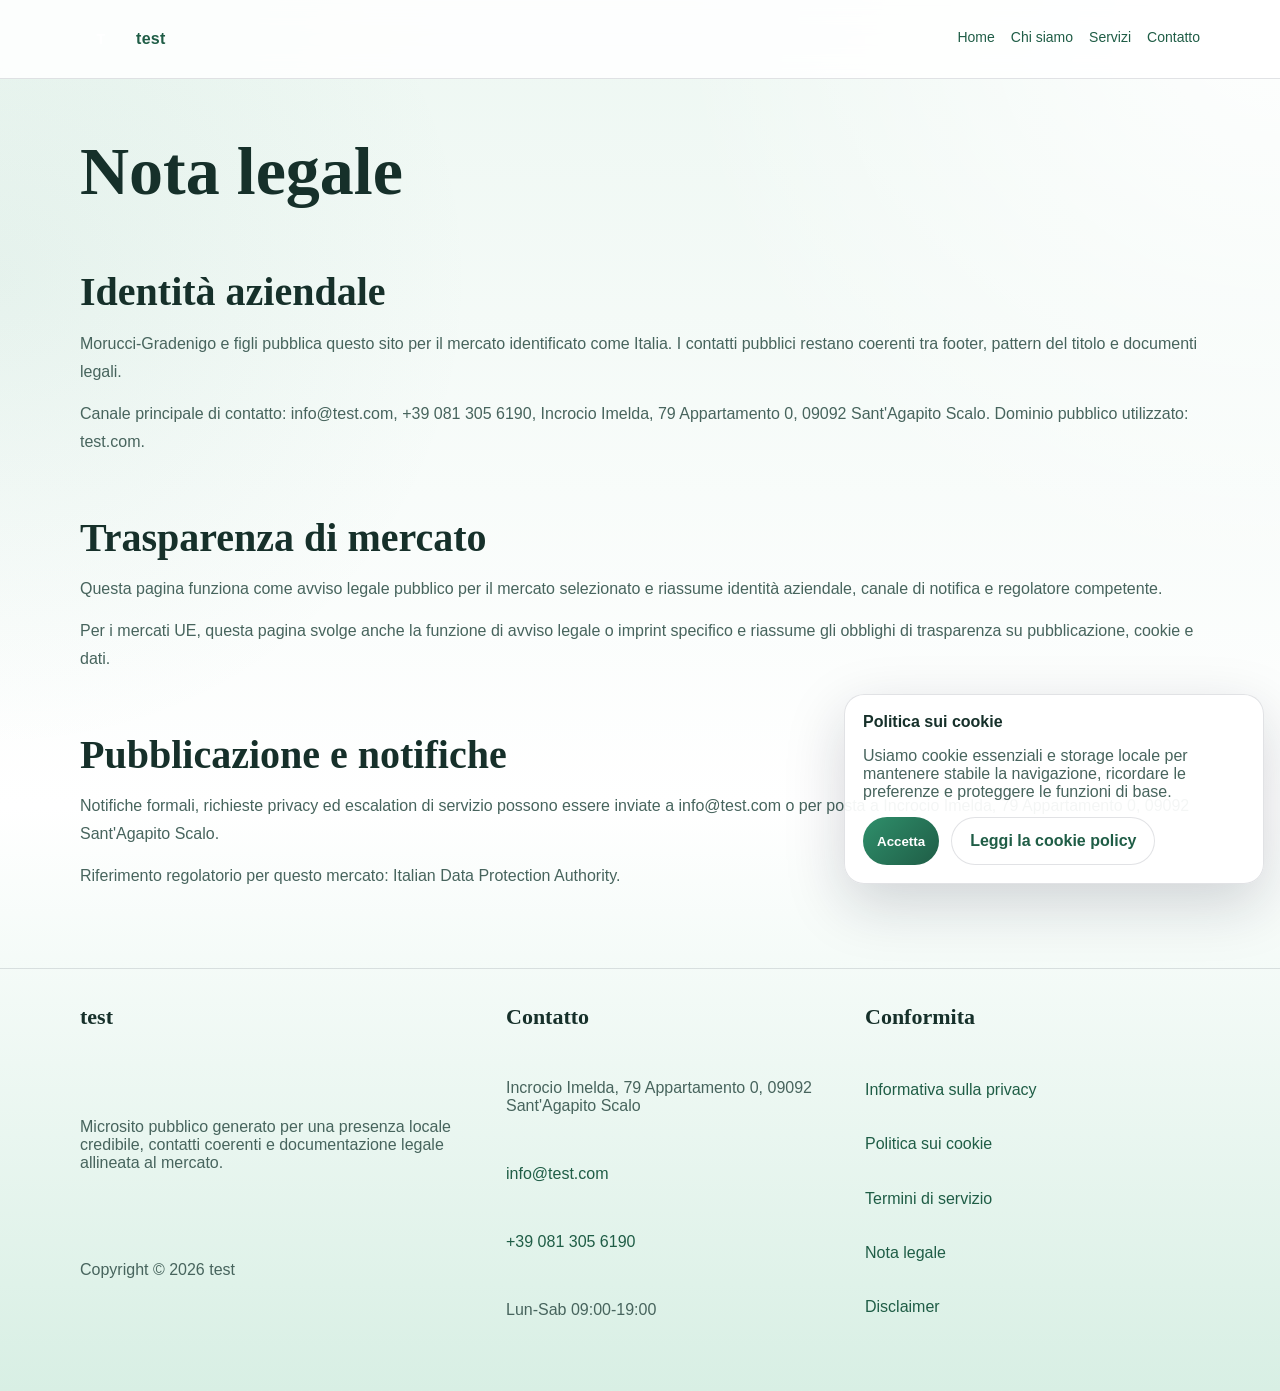
<file: legal-notice.html>
<!DOCTYPE html>
<html lang="it">
<head>
  <meta charset="UTF-8">
  <meta name="viewport" content="width=device-width, initial-scale=1.0">
  <title>Nota legale - test</title>
  <meta name="description" content="Italian Data Protection Authority">
  <link rel="icon" type="image/svg+xml" href="/favicon.svg">
  <link rel="icon" type="image/png" sizes="32x32" href="/favicon-32x32.png">
  <link rel="icon" type="image/png" sizes="16x16" href="/favicon-16x16.png">
  <link rel="apple-touch-icon" href="/apple-touch-icon.png">
  <link rel="manifest" href="/site.webmanifest">
  <link rel="stylesheet" href="/css/fonts.css">
  <link rel="stylesheet" href="/css/base.css">
  <link rel="stylesheet" href="/css/layout.css">
  <link rel="stylesheet" href="/css/components.css">
  <link rel="stylesheet" href="/css/legal.css">
  <link rel="stylesheet" href="/css/site.css">
<meta name="generator" content="WordPress 5.8.1" /></head>
<body>
  <header class="site-header">
    <div class="shell site-header__inner">
      <a class="brand" href="/index.php">
        <span class="brand__mark">T</span>
        <span>test</span>
      </a>
      <nav class="site-nav">
        <a href="/index.php">Home</a>
        <a href="/about.php">Chi siamo</a>
        <a href="/services.php">Servizi</a>
        <a href="/contact.php">Contatto</a>
      </nav>
    </div>
  </header>
  <main>
    <section class='legal-page'><div class='shell stack'><h1>Nota legale</h1><section><h2>Identità aziendale</h2><p>Morucci-Gradenigo e figli pubblica questo sito per il mercato identificato come Italia. I contatti pubblici restano coerenti tra footer, pattern del titolo e documenti legali.</p><p>Canale principale di contatto: info@test.com, +39 081 305 6190, Incrocio Imelda, 79 Appartamento 0, 09092 Sant&#x27;Agapito Scalo. Dominio pubblico utilizzato: test.com.</p></section><section><h2>Trasparenza di mercato</h2><p>Questa pagina funziona come avviso legale pubblico per il mercato selezionato e riassume identità aziendale, canale di notifica e regolatore competente.</p><p>Per i mercati UE, questa pagina svolge anche la funzione di avviso legale o imprint specifico e riassume gli obblighi di trasparenza su pubblicazione, cookie e dati.</p></section><section><h2>Pubblicazione e notifiche</h2><p>Notifiche formali, richieste privacy ed escalation di servizio possono essere inviate a info@test.com o per posta a Incrocio Imelda, 79 Appartamento 0, 09092 Sant&#x27;Agapito Scalo.</p><p>Riferimento regolatorio per questo mercato: Italian Data Protection Authority.</p></section></div></section>
  </main>
  <footer class="site-footer">
    <div class="shell site-footer__grid">
      <section class="stack">
        <h3>test</h3>
        <p class="muted">Microsito pubblico generato per una presenza locale credibile, contatti coerenti e documentazione legale allineata al mercato.</p>
        <p class="muted">Copyright &copy; 2026 test</p>
      </section>
      <section class="stack">
        <h3>Contatto</h3>
        <p class="muted">Incrocio Imelda, 79 Appartamento 0, 09092 Sant'Agapito Scalo</p>
        <p><a href="mailto:info@test.com">info@test.com</a></p>
        <p><a href="tel:+390813056190">+39 081 305 6190</a></p>
        <p class="muted">Lun-Sab 09:00-19:00</p>
      </section>
      <section class="stack">
        <h3>Conformita</h3>
        <a href="/privacy-policy.php">Informativa sulla privacy</a>
        <a href="/cookie-policy.php">Politica sui cookie</a>
        <a href="/terms-of-service.php">Termini di servizio</a>
        <a href="/legal-notice.php">Nota legale</a>
        <a href="/disclaimer.php">Disclaimer</a>
      </section>
    </div>
  </footer>
  <div id="cookie-banner">
    <div class="cookie-card">
      <strong>Politica sui cookie</strong>
      <p class="muted">Usiamo cookie essenziali e storage locale per mantenere stabile la navigazione, ricordare le preferenze e proteggere le funzioni di base.</p>
      <div class="cookie-actions">
        <button type="button" data-cookie-accept>Accetta</button>
        <a class="btn btn--secondary" href="/cookie-policy.php">Leggi la cookie policy</a>
      </div>
    </div>
  </div>
  <script src="/js/cookie.js"></script>
  <script src="/js/navigation.js"></script>
  <script src="/js/interactions.js"></script>
  <script src="/js/site.js"></script>
</body>
</html>
</file>
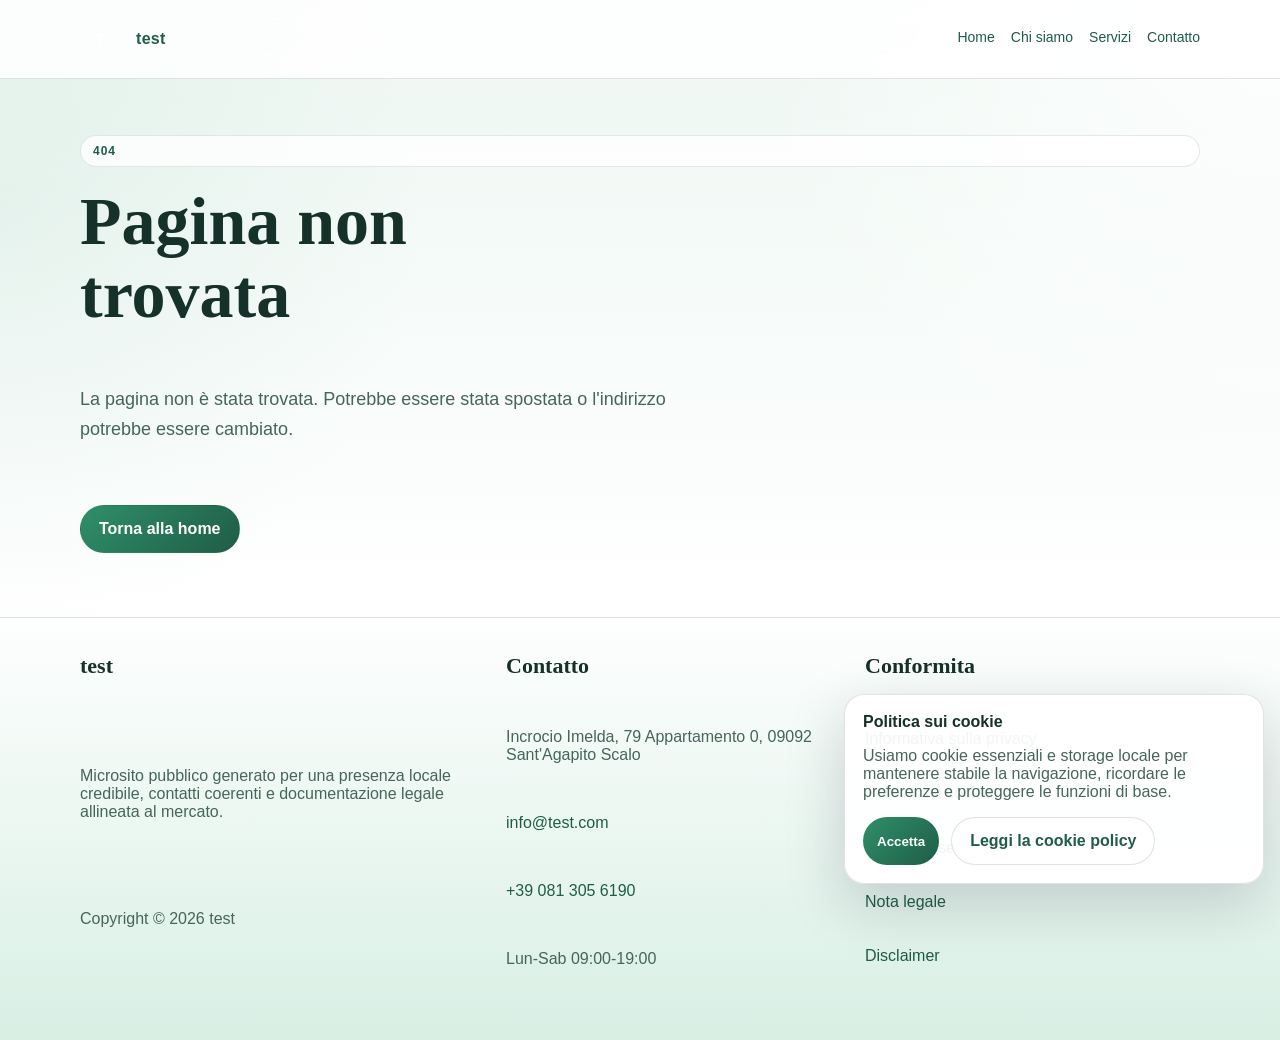
<file: news-archive.html>
<!DOCTYPE html>
<html lang="it">
<head>
  <meta charset="UTF-8">
  <meta name="viewport" content="width=device-width, initial-scale=1.0">
  <title>Archivio - test</title>
  <meta name="description" content="Archive page is intentionally not available">
  <link rel="icon" type="image/svg+xml" href="/favicon.svg">
  <link rel="icon" type="image/png" sizes="32x32" href="/favicon-32x32.png">
  <link rel="icon" type="image/png" sizes="16x16" href="/favicon-16x16.png">
  <link rel="apple-touch-icon" href="/apple-touch-icon.png">
  <link rel="manifest" href="/site.webmanifest">
  <link rel="stylesheet" href="/css/fonts.css">
  <link rel="stylesheet" href="/css/base.css">
  <link rel="stylesheet" href="/css/layout.css">
  <link rel="stylesheet" href="/css/components.css">
  <link rel="stylesheet" href="/css/legal.css">
  <link rel="stylesheet" href="/css/site.css">
<meta name="generator" content="Drupal 9 (https://www.drupal.org)" /></head>
<body>
  <header class="site-header">
    <div class="shell site-header__inner">
      <a class="brand" href="/index.php">
        <span class="brand__mark">T</span>
        <span>test</span>
      </a>
      <nav class="site-nav">
        <a href="/index.php">Home</a>
        <a href="/about.php">Chi siamo</a>
        <a href="/services.php">Servizi</a>
        <a href="/contact.php">Contatto</a>
      </nav>
    </div>
  </header>
  <main>
    
    <section class="error-page">
      <div class="shell stack">
        <span class="kicker">404</span>
        <h1>Pagina non trovata</h1>
        <p class="lead">La pagina non è stata trovata. Potrebbe essere stata spostata o l&#x27;indirizzo potrebbe essere cambiato.</p>
        <div class="actions">
          <a class="btn btn--primary" href="/index.php">Torna alla home</a>
        </div>
      </div>
    </section>
    
  </main>
  <footer class="site-footer">
    <div class="shell site-footer__grid">
      <section class="stack">
        <h3>test</h3>
        <p class="muted">Microsito pubblico generato per una presenza locale credibile, contatti coerenti e documentazione legale allineata al mercato.</p>
        <p class="muted">Copyright &copy; 2026 test</p>
      </section>
      <section class="stack">
        <h3>Contatto</h3>
        <p class="muted">Incrocio Imelda, 79 Appartamento 0, 09092 Sant'Agapito Scalo</p>
        <p><a href="mailto:info@test.com">info@test.com</a></p>
        <p><a href="tel:+390813056190">+39 081 305 6190</a></p>
        <p class="muted">Lun-Sab 09:00-19:00</p>
      </section>
      <section class="stack">
        <h3>Conformita</h3>
        <a href="/privacy-policy.php">Informativa sulla privacy</a>
        <a href="/cookie-policy.php">Politica sui cookie</a>
        <a href="/terms-of-service.php">Termini di servizio</a>
        <a href="/legal-notice.php">Nota legale</a>
        <a href="/disclaimer.php">Disclaimer</a>
      </section>
    </div>
  </footer>
  <div id="cookie-banner">
    <div class="cookie-card">
      <strong>Politica sui cookie</strong>
      <p class="muted">Usiamo cookie essenziali e storage locale per mantenere stabile la navigazione, ricordare le preferenze e proteggere le funzioni di base.</p>
      <div class="cookie-actions">
        <button type="button" data-cookie-accept>Accetta</button>
        <a class="btn btn--secondary" href="/cookie-policy.php">Leggi la cookie policy</a>
      </div>
    </div>
  </div>
  <script src="/js/cookie.js"></script>
  <script src="/js/navigation.js"></script>
  <script src="/js/interactions.js"></script>
  <script src="/js/site.js"></script>
</body>
</html>
</file>
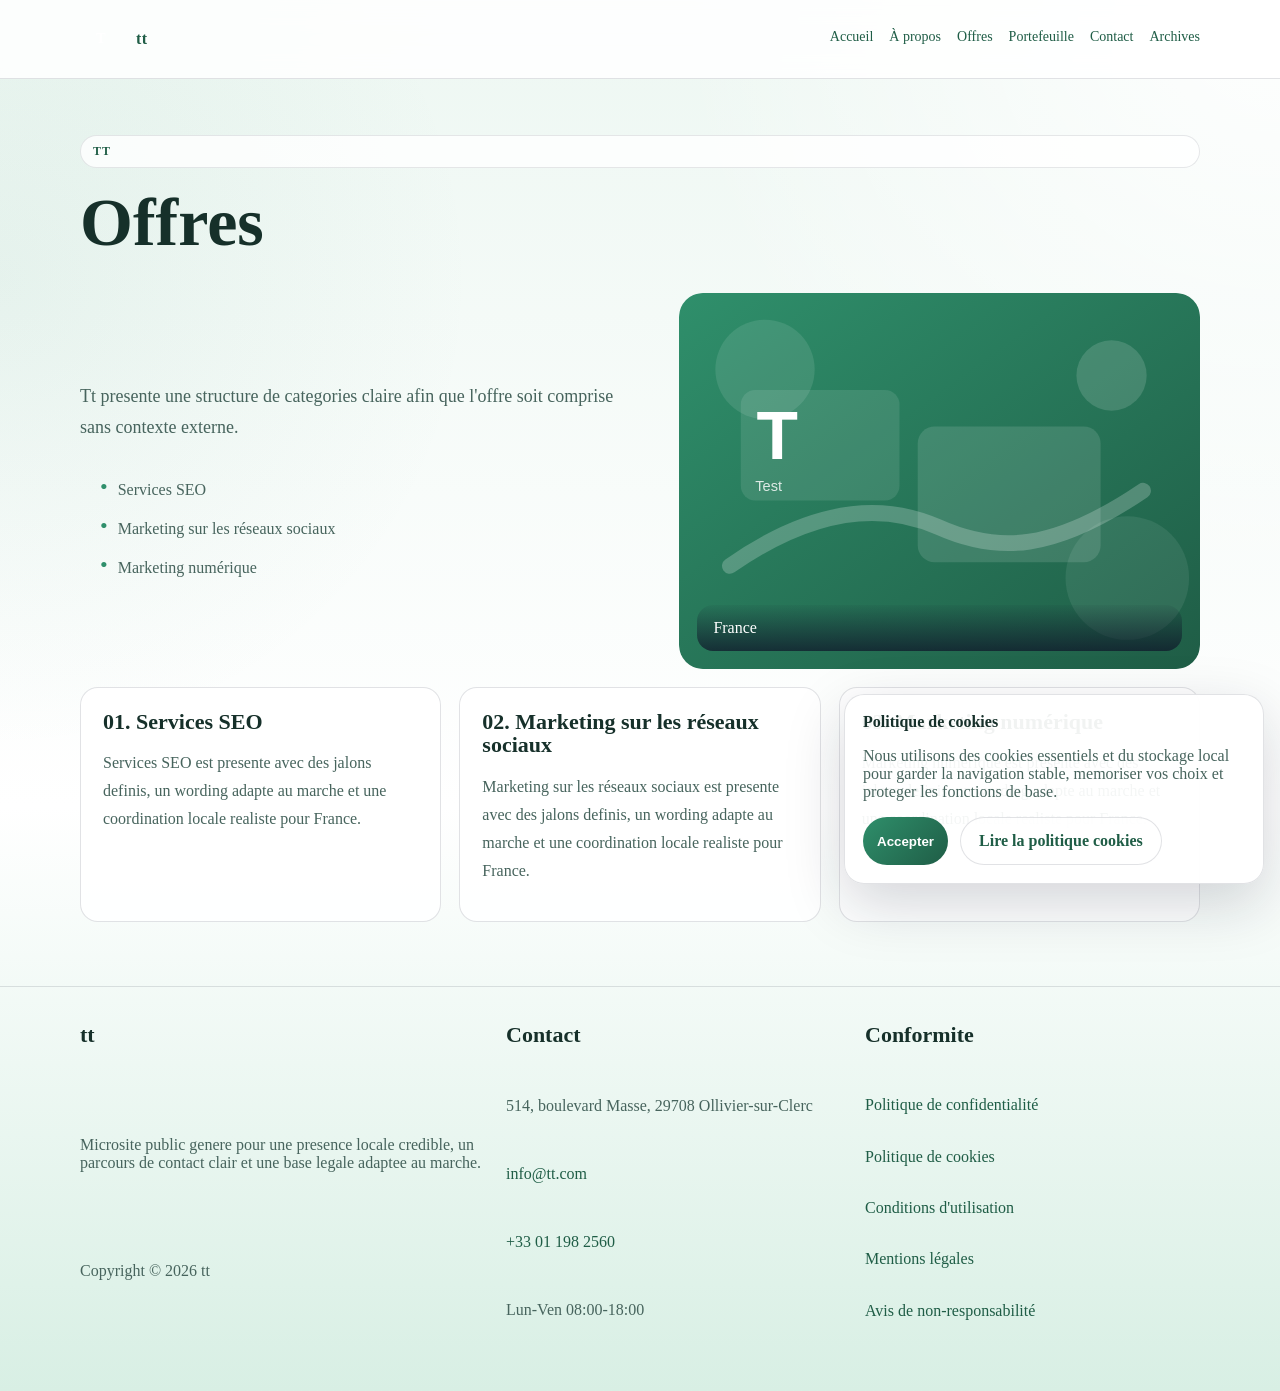
<file: offerings.html>
<!DOCTYPE html>
<html lang="fr">
<head>
  <meta charset="UTF-8">
  <meta name="viewport" content="width=device-width, initial-scale=1.0">
  <title>Offres - tt</title>
  <meta name="description" content="Services SEO, Marketing sur les réseaux sociaux, Marketing numérique">
  <link rel="icon" type="image/svg+xml" href="/favicon.svg">
  <link rel="icon" type="image/png" sizes="32x32" href="/favicon-32x32.png">
  <link rel="icon" type="image/png" sizes="16x16" href="/favicon-16x16.png">
  <link rel="apple-touch-icon" href="/apple-touch-icon.png">
  <link rel="manifest" href="/site.webmanifest">
  <link rel="stylesheet" href="/css/base.css">
  <link rel="stylesheet" href="/css/layout.css">
  <link rel="stylesheet" href="/css/components.css">
  <link rel="stylesheet" href="/css/legal.css">
  <link rel="stylesheet" href="/css/site.css">
<meta name="generator" content="Joomla! - Open Source Content Management" /></head>
<body>
  <header class="site-header">
    <div class="shell site-header__inner">
      <a class="brand" href="/index.php">
        <span class="brand__mark">T</span>
        <span>tt</span>
      </a>
      <nav class="site-nav">
        <a href="/index.php">Accueil</a>
        <a href="/about.php">À propos</a>
        <a href="/offerings.php">Offres</a>
        <a href="/portfolio.php">Portefeuille</a>
        <a href="/contact.php">Contact</a>
        <a href="/news-archive.php">Archives</a>
      </nav>
    </div>
  </header>
  <main>
    
    <section class="legal-page">
      <div class="shell stack">
        <span class="kicker reveal">Tt</span>
        <h1 class="reveal">Offres</h1>
        <div class="split-feature">
          <div class="stack reveal">
            <p class="lead">Tt presente une structure de categories claire afin que l&#x27;offre soit comprise sans contexte externe.</p>
            <ul class="list-checks"><li>Services SEO</li><li>Marketing sur les réseaux sociaux</li><li>Marketing numérique</li></ul>
          </div>
          <div class="media-card reveal">
            <img src="/img/hero-pattern.svg" alt="Tt" loading="lazy">
            <div class="media-card__caption">France</div>
          </div>
        </div>
        <div class="grid-three">
            <article class="card reveal">
              <h3>01. Services SEO</h3>
              <p>Services SEO est presente avec des jalons definis, un wording adapte au marche et une coordination locale realiste pour France.</p>
            </article>
            
            <article class="card reveal">
              <h3>02. Marketing sur les réseaux sociaux</h3>
              <p>Marketing sur les réseaux sociaux est presente avec des jalons definis, un wording adapte au marche et une coordination locale realiste pour France.</p>
            </article>
            
            <article class="card reveal">
              <h3>03. Marketing numérique</h3>
              <p>Marketing numérique est presente avec des jalons definis, un wording adapte au marche et une coordination locale realiste pour France.</p>
            </article>
            </div>
      </div>
    </section>
    
  </main>
  <footer class="site-footer">
    <div class="shell site-footer__grid">
      <section class="stack">
        <h3>tt</h3>
        <p class="muted">Microsite public genere pour une presence locale credible, un parcours de contact clair et une base legale adaptee au marche.</p>
        <p class="muted">Copyright &copy; 2026 tt</p>
      </section>
      <section class="stack">
        <h3>Contact</h3>
        <p class="muted">514, boulevard Masse, 29708 Ollivier-sur-Clerc</p>
        <p><a href="mailto:info@tt.com">info@tt.com</a></p>
        <p><a href="tel:+33011982560">+33 01 198 2560</a></p>
        <p class="muted">Lun-Ven 08:00-18:00</p>
      </section>
      <section class="stack">
        <h3>Conformite</h3>
        <a href="/privacy-policy.php">Politique de confidentialité</a>
        <a href="/cookie-policy.php">Politique de cookies</a>
        <a href="/terms-of-service.php">Conditions d'utilisation</a>
        <a href="/legal-notice.php">Mentions légales</a>
        <a href="/disclaimer.php">Avis de non-responsabilité</a>
      </section>
    </div>
  </footer>
  <div id="cookie-banner">
    <div class="cookie-card">
      <strong>Politique de cookies</strong>
      <p class="muted">Nous utilisons des cookies essentiels et du stockage local pour garder la navigation stable, memoriser vos choix et proteger les fonctions de base.</p>
      <div class="cookie-actions">
        <button type="button" data-cookie-accept>Accepter</button>
        <a class="btn btn--secondary" href="/cookie-policy.php">Lire la politique cookies</a>
      </div>
    </div>
  </div>
  <script src="/js/cookie.js"></script>
  <script src="/js/navigation.js"></script>
  <script src="/js/interactions.js"></script>
  <script src="/js/site.js"></script>
</body>
</html>
</file>
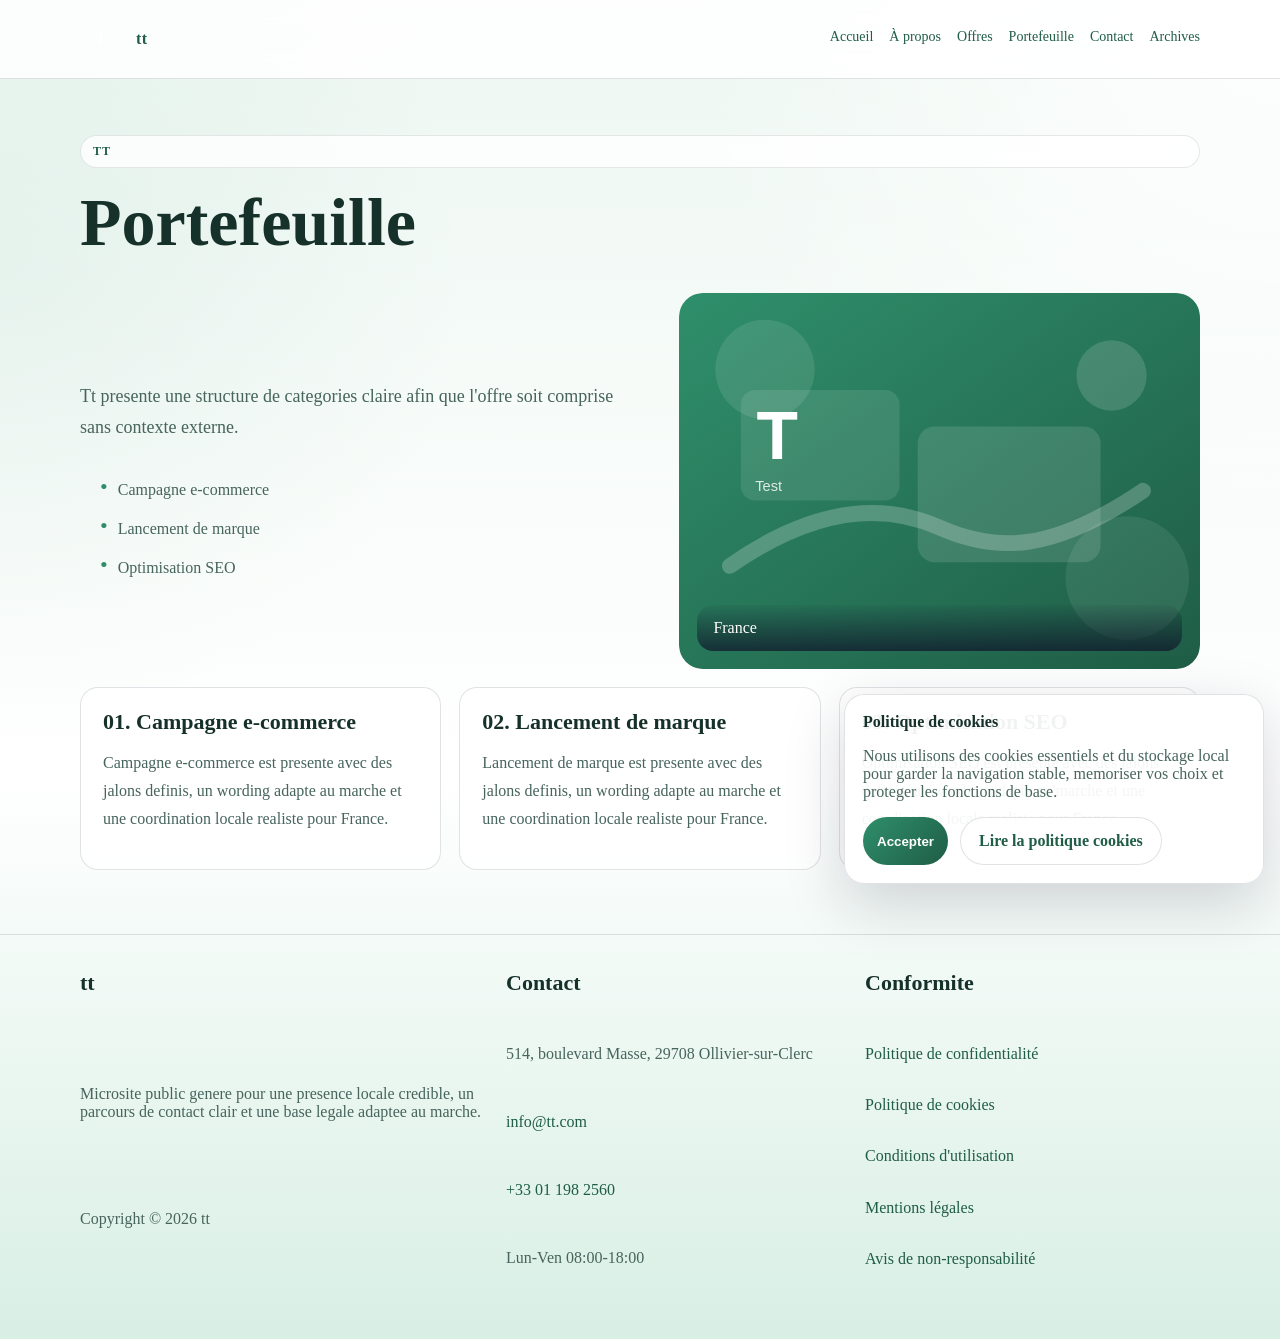
<file: portfolio.html>
<!DOCTYPE html>
<html lang="fr">
<head>
  <meta charset="UTF-8">
  <meta name="viewport" content="width=device-width, initial-scale=1.0">
  <title>Portefeuille - tt</title>
  <meta name="description" content="Campagne e-commerce, Lancement de marque, Optimisation SEO">
  <link rel="icon" type="image/svg+xml" href="/favicon.svg">
  <link rel="icon" type="image/png" sizes="32x32" href="/favicon-32x32.png">
  <link rel="icon" type="image/png" sizes="16x16" href="/favicon-16x16.png">
  <link rel="apple-touch-icon" href="/apple-touch-icon.png">
  <link rel="manifest" href="/site.webmanifest">
  <link rel="stylesheet" href="/css/base.css">
  <link rel="stylesheet" href="/css/layout.css">
  <link rel="stylesheet" href="/css/components.css">
  <link rel="stylesheet" href="/css/legal.css">
  <link rel="stylesheet" href="/css/site.css">
</head>
<body>
  <header class="site-header">
    <div class="shell site-header__inner">
      <a class="brand" href="/index.php">
        <span class="brand__mark">T</span>
        <span>tt</span>
      </a>
      <nav class="site-nav">
        <a href="/index.php">Accueil</a>
        <a href="/about.php">À propos</a>
        <a href="/offerings.php">Offres</a>
        <a href="/portfolio.php">Portefeuille</a>
        <a href="/contact.php">Contact</a>
        <a href="/news-archive.php">Archives</a>
      </nav>
    </div>
  </header>
  <main>
    
    <section class="legal-page">
      <div class="shell stack">
        <span class="kicker reveal">Tt</span>
        <h1 class="reveal">Portefeuille</h1>
        <div class="split-feature">
          <div class="stack reveal">
            <p class="lead">Tt presente une structure de categories claire afin que l&#x27;offre soit comprise sans contexte externe.</p>
            <ul class="list-checks"><li>Campagne e-commerce</li><li>Lancement de marque</li><li>Optimisation SEO</li></ul>
          </div>
          <div class="media-card reveal">
            <img src="/img/hero-pattern.svg" alt="Tt" loading="lazy">
            <div class="media-card__caption">France</div>
          </div>
        </div>
        <div class="grid-three">
            <article class="card reveal">
              <h3>01. Campagne e-commerce</h3>
              <p>Campagne e-commerce est presente avec des jalons definis, un wording adapte au marche et une coordination locale realiste pour France.</p>
            </article>
            
            <article class="card reveal">
              <h3>02. Lancement de marque</h3>
              <p>Lancement de marque est presente avec des jalons definis, un wording adapte au marche et une coordination locale realiste pour France.</p>
            </article>
            
            <article class="card reveal">
              <h3>03. Optimisation SEO</h3>
              <p>Optimisation SEO est presente avec des jalons definis, un wording adapte au marche et une coordination locale realiste pour France.</p>
            </article>
            </div>
      </div>
    </section>
    
  </main>
  <footer class="site-footer">
    <div class="shell site-footer__grid">
      <section class="stack">
        <h3>tt</h3>
        <p class="muted">Microsite public genere pour une presence locale credible, un parcours de contact clair et une base legale adaptee au marche.</p>
        <p class="muted">Copyright &copy; 2026 tt</p>
      </section>
      <section class="stack">
        <h3>Contact</h3>
        <p class="muted">514, boulevard Masse, 29708 Ollivier-sur-Clerc</p>
        <p><a href="mailto:info@tt.com">info@tt.com</a></p>
        <p><a href="tel:+33011982560">+33 01 198 2560</a></p>
        <p class="muted">Lun-Ven 08:00-18:00</p>
      </section>
      <section class="stack">
        <h3>Conformite</h3>
        <a href="/privacy-policy.php">Politique de confidentialité</a>
        <a href="/cookie-policy.php">Politique de cookies</a>
        <a href="/terms-of-service.php">Conditions d'utilisation</a>
        <a href="/legal-notice.php">Mentions légales</a>
        <a href="/disclaimer.php">Avis de non-responsabilité</a>
      </section>
    </div>
  </footer>
  <div id="cookie-banner">
    <div class="cookie-card">
      <strong>Politique de cookies</strong>
      <p class="muted">Nous utilisons des cookies essentiels et du stockage local pour garder la navigation stable, memoriser vos choix et proteger les fonctions de base.</p>
      <div class="cookie-actions">
        <button type="button" data-cookie-accept>Accepter</button>
        <a class="btn btn--secondary" href="/cookie-policy.php">Lire la politique cookies</a>
      </div>
    </div>
  </div>
  <script src="/js/cookie.js"></script>
  <script src="/js/navigation.js"></script>
  <script src="/js/interactions.js"></script>
  <script src="/js/site.js"></script>
</body>
</html>
</file>
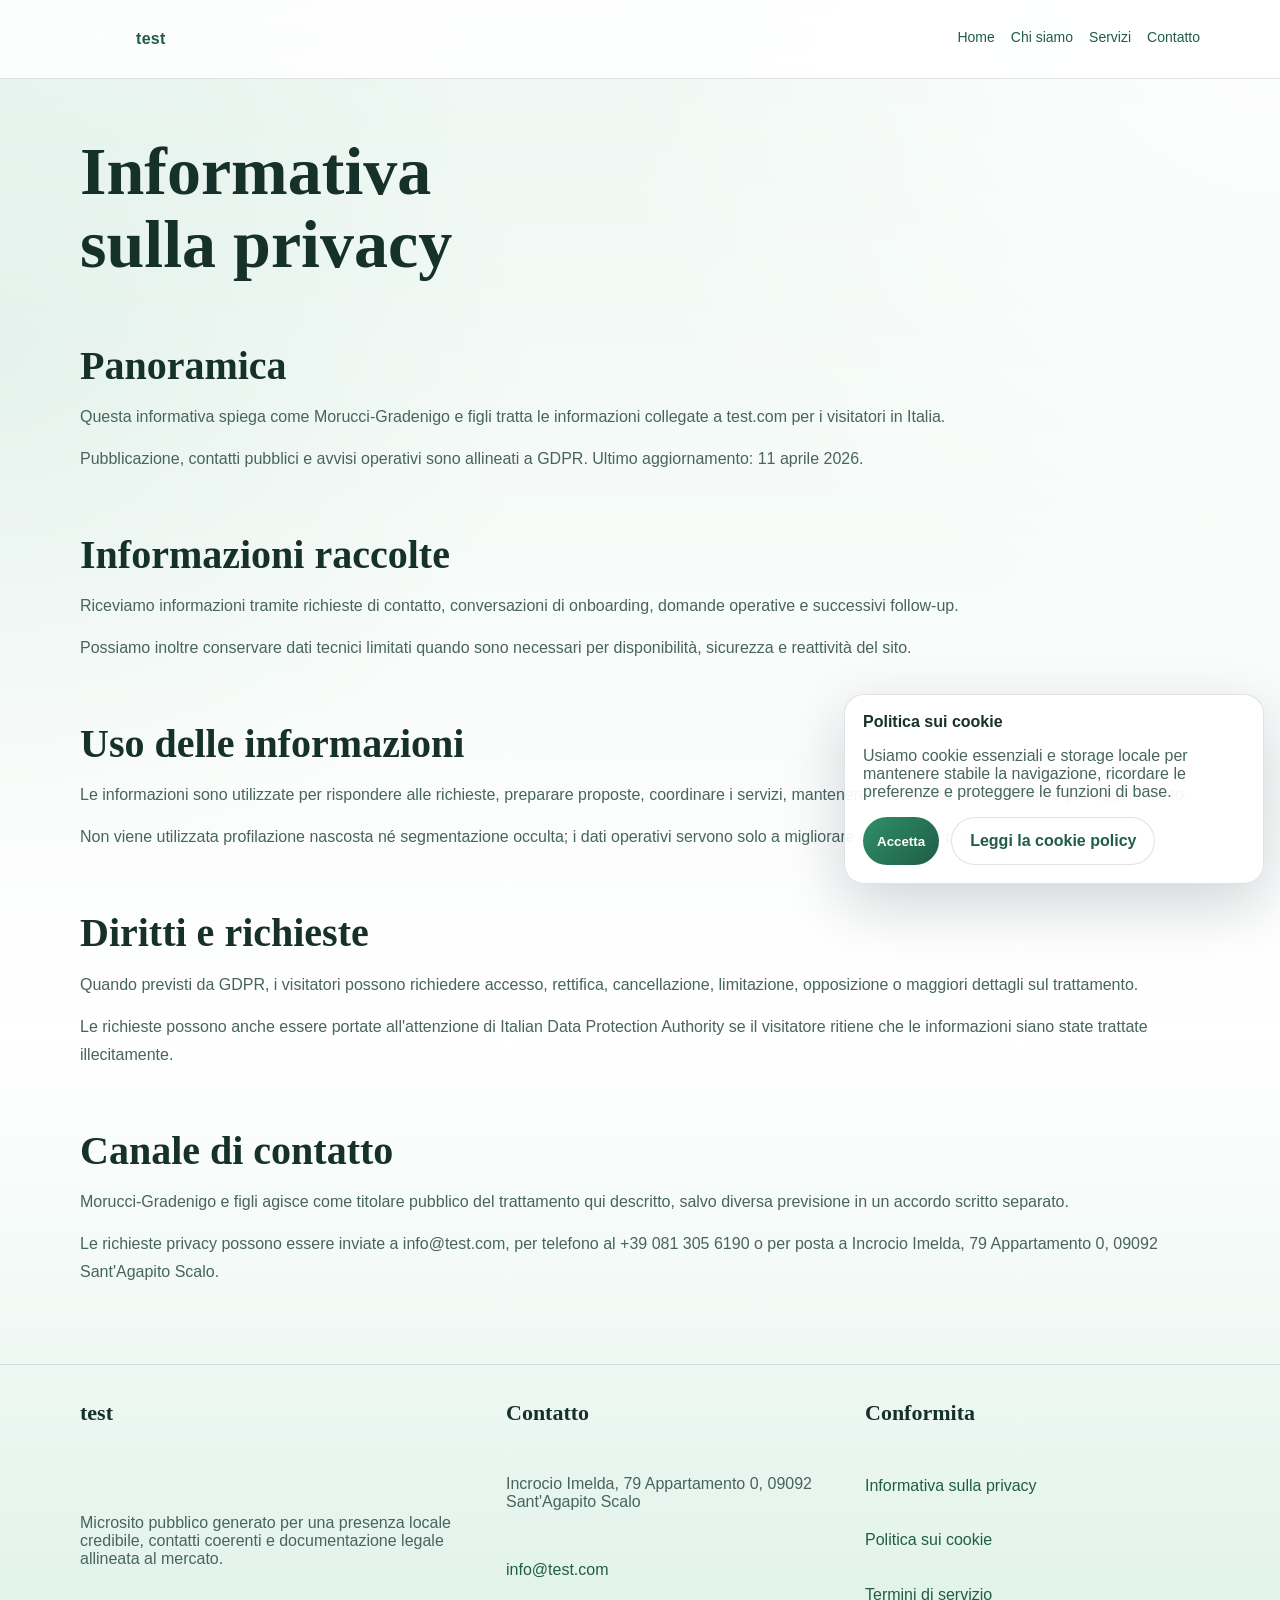
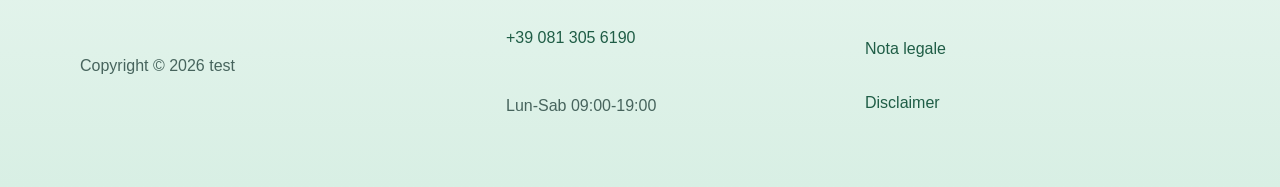
<file: privacy-policy.html>
<!DOCTYPE html>
<html lang="it">
<head>
  <meta charset="UTF-8">
  <meta name="viewport" content="width=device-width, initial-scale=1.0">
  <title>Informativa sulla privacy - test</title>
  <meta name="description" content="Italy">
  <link rel="icon" type="image/svg+xml" href="/favicon.svg">
  <link rel="icon" type="image/png" sizes="32x32" href="/favicon-32x32.png">
  <link rel="icon" type="image/png" sizes="16x16" href="/favicon-16x16.png">
  <link rel="apple-touch-icon" href="/apple-touch-icon.png">
  <link rel="manifest" href="/site.webmanifest">
  <link rel="stylesheet" href="/css/fonts.css">
  <link rel="stylesheet" href="/css/base.css">
  <link rel="stylesheet" href="/css/layout.css">
  <link rel="stylesheet" href="/css/components.css">
  <link rel="stylesheet" href="/css/legal.css">
  <link rel="stylesheet" href="/css/site.css">
<meta name="generator" content="WordPress 5.8.1" /></head>
<body>
  <header class="site-header">
    <div class="shell site-header__inner">
      <a class="brand" href="/index.php">
        <span class="brand__mark">T</span>
        <span>test</span>
      </a>
      <nav class="site-nav">
        <a href="/index.php">Home</a>
        <a href="/about.php">Chi siamo</a>
        <a href="/services.php">Servizi</a>
        <a href="/contact.php">Contatto</a>
      </nav>
    </div>
  </header>
  <main>
    <section class='legal-page'><div class='shell stack'><h1>Informativa sulla privacy</h1><section><h2>Panoramica</h2><p>Questa informativa spiega come Morucci-Gradenigo e figli tratta le informazioni collegate a test.com per i visitatori in Italia.</p><p>Pubblicazione, contatti pubblici e avvisi operativi sono allineati a GDPR. Ultimo aggiornamento: 11 aprile 2026.</p></section><section><h2>Informazioni raccolte</h2><p>Riceviamo informazioni tramite richieste di contatto, conversazioni di onboarding, domande operative e successivi follow-up.</p><p>Possiamo inoltre conservare dati tecnici limitati quando sono necessari per disponibilità, sicurezza e reattività del sito.</p></section><section><h2>Uso delle informazioni</h2><p>Le informazioni sono utilizzate per rispondere alle richieste, preparare proposte, coordinare i servizi, mantenere tracciabilità commerciale e proteggere il sito.</p><p>Non viene utilizzata profilazione nascosta né segmentazione occulta; i dati operativi servono solo a migliorare chiarezza e qualità del servizio.</p></section><section><h2>Diritti e richieste</h2><p>Quando previsti da GDPR, i visitatori possono richiedere accesso, rettifica, cancellazione, limitazione, opposizione o maggiori dettagli sul trattamento.</p><p>Le richieste possono anche essere portate all&#x27;attenzione di Italian Data Protection Authority se il visitatore ritiene che le informazioni siano state trattate illecitamente.</p></section><section><h2>Canale di contatto</h2><p>Morucci-Gradenigo e figli agisce come titolare pubblico del trattamento qui descritto, salvo diversa previsione in un accordo scritto separato.</p><p>Le richieste privacy possono essere inviate a info@test.com, per telefono al +39 081 305 6190 o per posta a Incrocio Imelda, 79 Appartamento 0, 09092 Sant&#x27;Agapito Scalo.</p></section></div></section>
  </main>
  <footer class="site-footer">
    <div class="shell site-footer__grid">
      <section class="stack">
        <h3>test</h3>
        <p class="muted">Microsito pubblico generato per una presenza locale credibile, contatti coerenti e documentazione legale allineata al mercato.</p>
        <p class="muted">Copyright &copy; 2026 test</p>
      </section>
      <section class="stack">
        <h3>Contatto</h3>
        <p class="muted">Incrocio Imelda, 79 Appartamento 0, 09092 Sant'Agapito Scalo</p>
        <p><a href="mailto:info@test.com">info@test.com</a></p>
        <p><a href="tel:+390813056190">+39 081 305 6190</a></p>
        <p class="muted">Lun-Sab 09:00-19:00</p>
      </section>
      <section class="stack">
        <h3>Conformita</h3>
        <a href="/privacy-policy.php">Informativa sulla privacy</a>
        <a href="/cookie-policy.php">Politica sui cookie</a>
        <a href="/terms-of-service.php">Termini di servizio</a>
        <a href="/legal-notice.php">Nota legale</a>
        <a href="/disclaimer.php">Disclaimer</a>
      </section>
    </div>
  </footer>
  <div id="cookie-banner">
    <div class="cookie-card">
      <strong>Politica sui cookie</strong>
      <p class="muted">Usiamo cookie essenziali e storage locale per mantenere stabile la navigazione, ricordare le preferenze e proteggere le funzioni di base.</p>
      <div class="cookie-actions">
        <button type="button" data-cookie-accept>Accetta</button>
        <a class="btn btn--secondary" href="/cookie-policy.php">Leggi la cookie policy</a>
      </div>
    </div>
  </div>
  <script src="/js/cookie.js"></script>
  <script src="/js/navigation.js"></script>
  <script src="/js/interactions.js"></script>
  <script src="/js/site.js"></script>
</body>
</html>
</file>
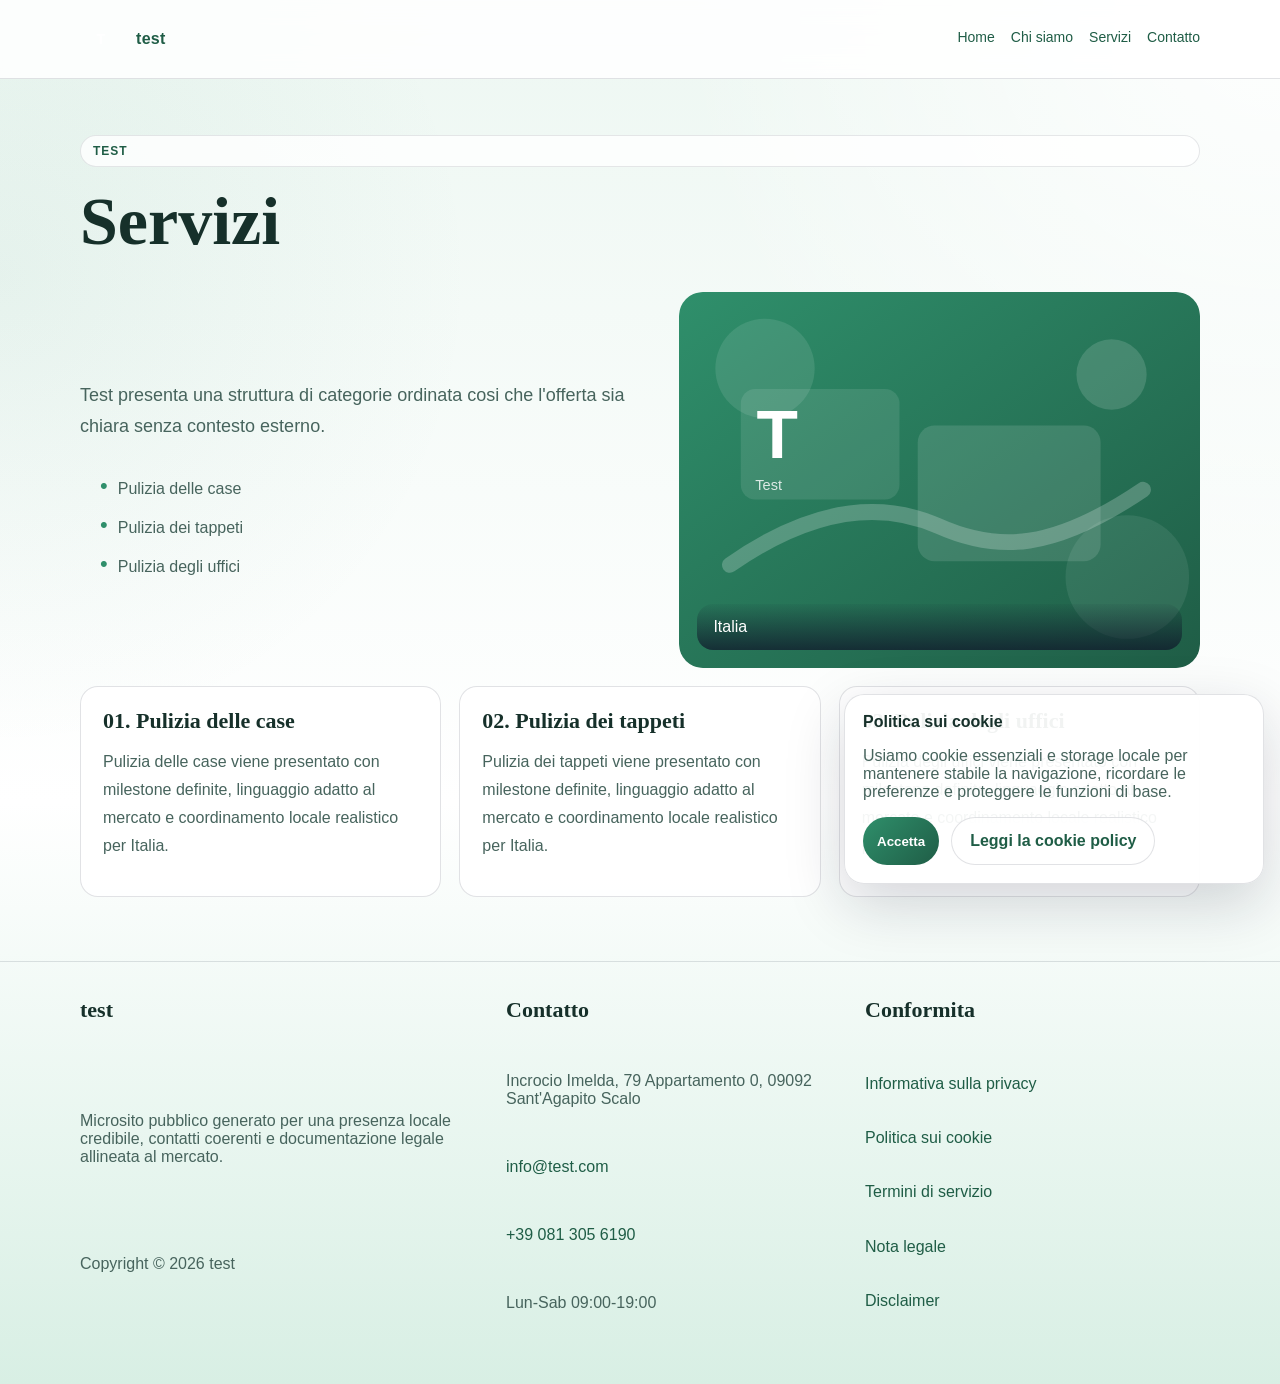
<file: services.html>
<!DOCTYPE html>
<html lang="it">
<head>
  <meta charset="UTF-8">
  <meta name="viewport" content="width=device-width, initial-scale=1.0">
  <title>Servizi - test</title>
  <meta name="description" content="Pulizia delle case, Pulizia dei tappeti, Pulizia degli uffici">
  <link rel="icon" type="image/svg+xml" href="/favicon.svg">
  <link rel="icon" type="image/png" sizes="32x32" href="/favicon-32x32.png">
  <link rel="icon" type="image/png" sizes="16x16" href="/favicon-16x16.png">
  <link rel="apple-touch-icon" href="/apple-touch-icon.png">
  <link rel="manifest" href="/site.webmanifest">
  <link rel="stylesheet" href="/css/fonts.css">
  <link rel="stylesheet" href="/css/base.css">
  <link rel="stylesheet" href="/css/layout.css">
  <link rel="stylesheet" href="/css/components.css">
  <link rel="stylesheet" href="/css/legal.css">
  <link rel="stylesheet" href="/css/site.css">
<meta name="generator" content="Joomla! - Open Source Content Management" /></head>
<body>
  <header class="site-header">
    <div class="shell site-header__inner">
      <a class="brand" href="/index.php">
        <span class="brand__mark">T</span>
        <span>test</span>
      </a>
      <nav class="site-nav">
        <a href="/index.php">Home</a>
        <a href="/about.php">Chi siamo</a>
        <a href="/services.php">Servizi</a>
        <a href="/contact.php">Contatto</a>
      </nav>
    </div>
  </header>
  <main>
    
    <section class="legal-page">
      <div class="shell stack">
        <span class="kicker reveal">Test</span>
        <h1 class="reveal">Servizi</h1>
        <div class="split-feature">
          <div class="stack reveal">
            <p class="lead">Test presenta una struttura di categorie ordinata cosi che l&#x27;offerta sia chiara senza contesto esterno.</p>
            <ul class="list-checks"><li>Pulizia delle case</li><li>Pulizia dei tappeti</li><li>Pulizia degli uffici</li></ul>
          </div>
          <div class="media-card reveal">
            <img src="/img/hero-pattern.svg" alt="Test" loading="lazy">
            <div class="media-card__caption">Italia</div>
          </div>
        </div>
        <div class="grid-three">
            <article class="card reveal">
              <h3>01. Pulizia delle case</h3>
              <p>Pulizia delle case viene presentato con milestone definite, linguaggio adatto al mercato e coordinamento locale realistico per Italia.</p>
            </article>
            
            <article class="card reveal">
              <h3>02. Pulizia dei tappeti</h3>
              <p>Pulizia dei tappeti viene presentato con milestone definite, linguaggio adatto al mercato e coordinamento locale realistico per Italia.</p>
            </article>
            
            <article class="card reveal">
              <h3>03. Pulizia degli uffici</h3>
              <p>Pulizia degli uffici viene presentato con milestone definite, linguaggio adatto al mercato e coordinamento locale realistico per Italia.</p>
            </article>
            </div>
      </div>
    </section>
    
  </main>
  <footer class="site-footer">
    <div class="shell site-footer__grid">
      <section class="stack">
        <h3>test</h3>
        <p class="muted">Microsito pubblico generato per una presenza locale credibile, contatti coerenti e documentazione legale allineata al mercato.</p>
        <p class="muted">Copyright &copy; 2026 test</p>
      </section>
      <section class="stack">
        <h3>Contatto</h3>
        <p class="muted">Incrocio Imelda, 79 Appartamento 0, 09092 Sant'Agapito Scalo</p>
        <p><a href="mailto:info@test.com">info@test.com</a></p>
        <p><a href="tel:+390813056190">+39 081 305 6190</a></p>
        <p class="muted">Lun-Sab 09:00-19:00</p>
      </section>
      <section class="stack">
        <h3>Conformita</h3>
        <a href="/privacy-policy.php">Informativa sulla privacy</a>
        <a href="/cookie-policy.php">Politica sui cookie</a>
        <a href="/terms-of-service.php">Termini di servizio</a>
        <a href="/legal-notice.php">Nota legale</a>
        <a href="/disclaimer.php">Disclaimer</a>
      </section>
    </div>
  </footer>
  <div id="cookie-banner">
    <div class="cookie-card">
      <strong>Politica sui cookie</strong>
      <p class="muted">Usiamo cookie essenziali e storage locale per mantenere stabile la navigazione, ricordare le preferenze e proteggere le funzioni di base.</p>
      <div class="cookie-actions">
        <button type="button" data-cookie-accept>Accetta</button>
        <a class="btn btn--secondary" href="/cookie-policy.php">Leggi la cookie policy</a>
      </div>
    </div>
  </div>
  <script src="/js/cookie.js"></script>
  <script src="/js/navigation.js"></script>
  <script src="/js/interactions.js"></script>
  <script src="/js/site.js"></script>
</body>
</html>
</file>
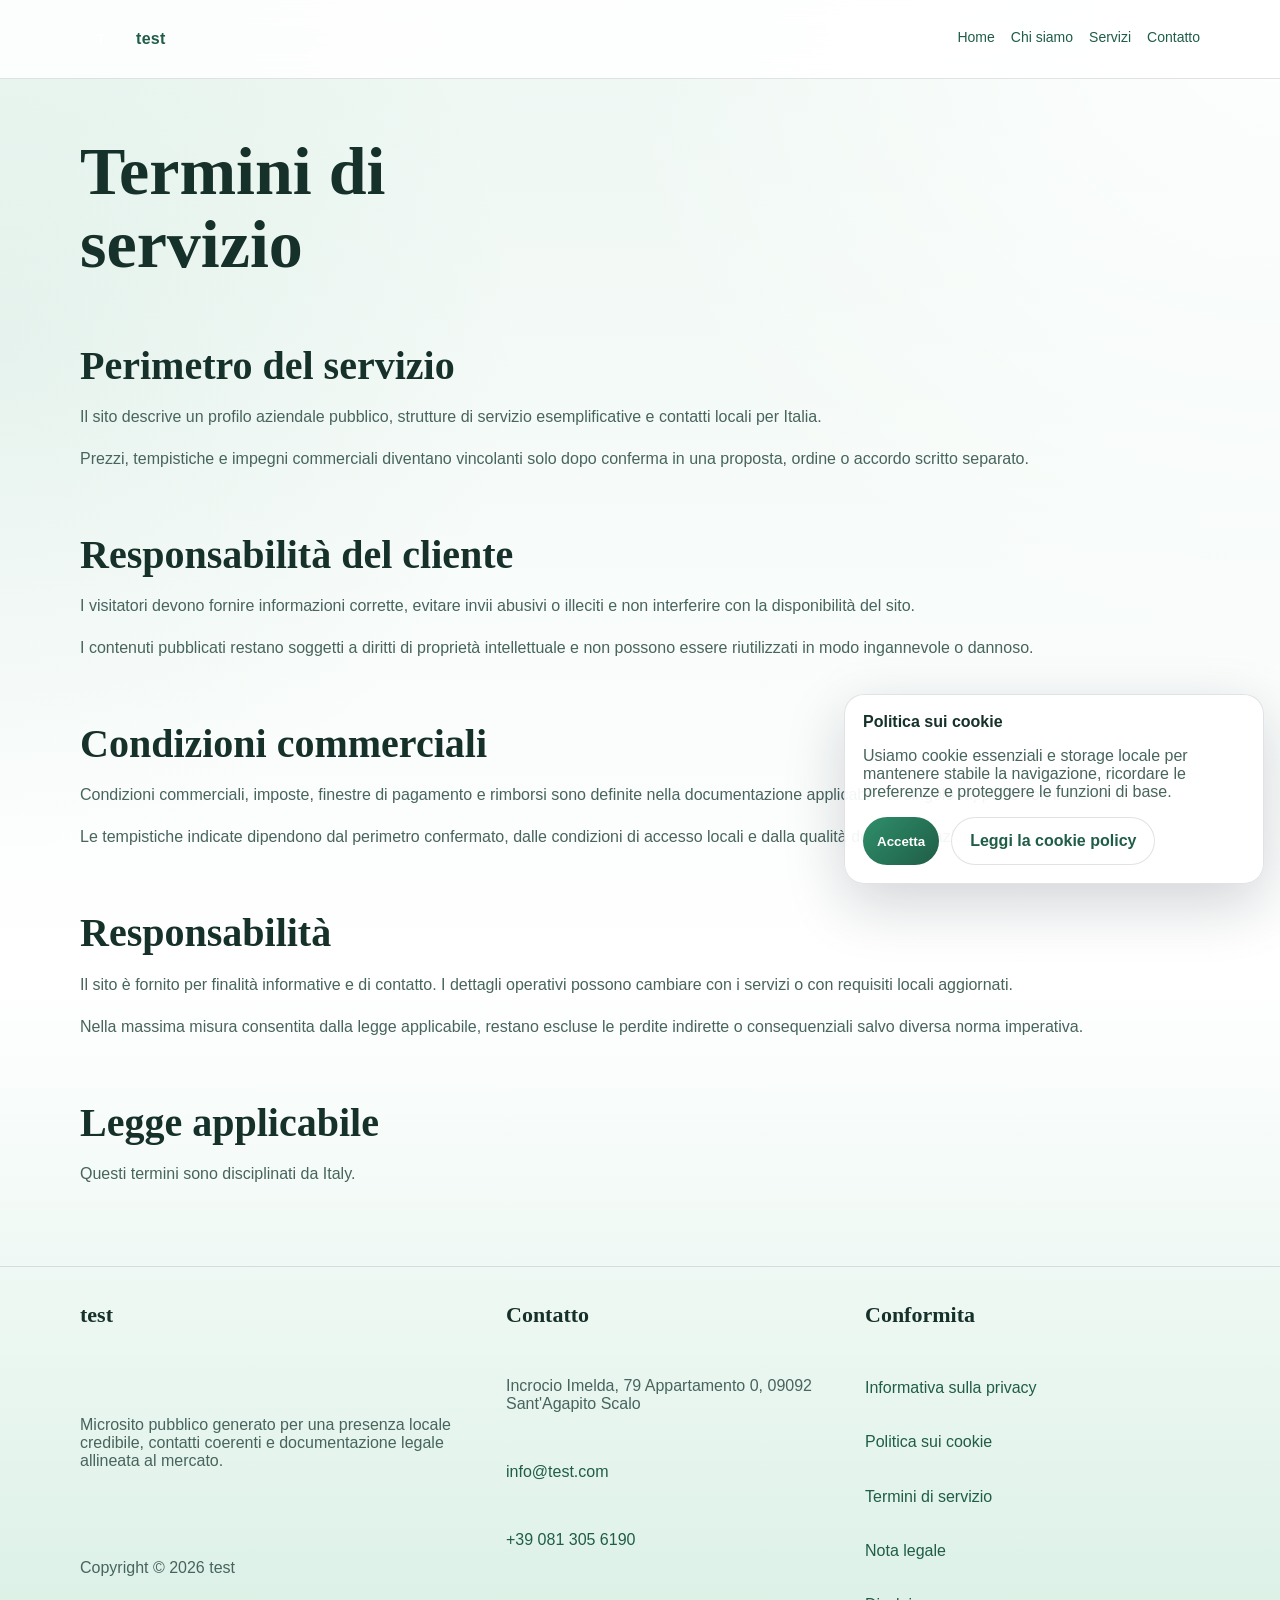
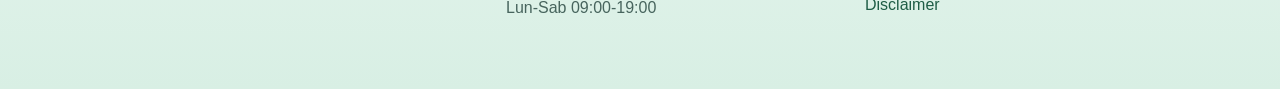
<file: terms-of-service.html>
<!DOCTYPE html>
<html lang="it">
<head>
  <meta charset="UTF-8">
  <meta name="viewport" content="width=device-width, initial-scale=1.0">
  <title>Termini di servizio - test</title>
  <meta name="description" content="Italy">
  <link rel="icon" type="image/svg+xml" href="/favicon.svg">
  <link rel="icon" type="image/png" sizes="32x32" href="/favicon-32x32.png">
  <link rel="icon" type="image/png" sizes="16x16" href="/favicon-16x16.png">
  <link rel="apple-touch-icon" href="/apple-touch-icon.png">
  <link rel="manifest" href="/site.webmanifest">
  <link rel="stylesheet" href="/css/fonts.css">
  <link rel="stylesheet" href="/css/base.css">
  <link rel="stylesheet" href="/css/layout.css">
  <link rel="stylesheet" href="/css/components.css">
  <link rel="stylesheet" href="/css/legal.css">
  <link rel="stylesheet" href="/css/site.css">
</head>
<body>
  <header class="site-header">
    <div class="shell site-header__inner">
      <a class="brand" href="/index.php">
        <span class="brand__mark">T</span>
        <span>test</span>
      </a>
      <nav class="site-nav">
        <a href="/index.php">Home</a>
        <a href="/about.php">Chi siamo</a>
        <a href="/services.php">Servizi</a>
        <a href="/contact.php">Contatto</a>
      </nav>
    </div>
  </header>
  <main>
    <section class='legal-page'><div class='shell stack'><h1>Termini di servizio</h1><section><h2>Perimetro del servizio</h2><p>Il sito descrive un profilo aziendale pubblico, strutture di servizio esemplificative e contatti locali per Italia.</p><p>Prezzi, tempistiche e impegni commerciali diventano vincolanti solo dopo conferma in una proposta, ordine o accordo scritto separato.</p></section><section><h2>Responsabilità del cliente</h2><p>I visitatori devono fornire informazioni corrette, evitare invii abusivi o illeciti e non interferire con la disponibilità del sito.</p><p>I contenuti pubblicati restano soggetti a diritti di proprietà intellettuale e non possono essere riutilizzati in modo ingannevole o dannoso.</p></section><section><h2>Condizioni commerciali</h2><p>Condizioni commerciali, imposte, finestre di pagamento e rimborsi sono definite nella documentazione applicabile al singolo rapporto con il cliente.</p><p>Le tempistiche indicate dipendono dal perimetro confermato, dalle condizioni di accesso locali e dalla qualità delle informazioni fornite in onboarding.</p></section><section><h2>Responsabilità</h2><p>Il sito è fornito per finalità informative e di contatto. I dettagli operativi possono cambiare con i servizi o con requisiti locali aggiornati.</p><p>Nella massima misura consentita dalla legge applicabile, restano escluse le perdite indirette o consequenziali salvo diversa norma imperativa.</p></section><section><h2>Legge applicabile</h2><p>Questi termini sono disciplinati da Italy.</p></section></div></section>
  </main>
  <footer class="site-footer">
    <div class="shell site-footer__grid">
      <section class="stack">
        <h3>test</h3>
        <p class="muted">Microsito pubblico generato per una presenza locale credibile, contatti coerenti e documentazione legale allineata al mercato.</p>
        <p class="muted">Copyright &copy; 2026 test</p>
      </section>
      <section class="stack">
        <h3>Contatto</h3>
        <p class="muted">Incrocio Imelda, 79 Appartamento 0, 09092 Sant'Agapito Scalo</p>
        <p><a href="mailto:info@test.com">info@test.com</a></p>
        <p><a href="tel:+390813056190">+39 081 305 6190</a></p>
        <p class="muted">Lun-Sab 09:00-19:00</p>
      </section>
      <section class="stack">
        <h3>Conformita</h3>
        <a href="/privacy-policy.php">Informativa sulla privacy</a>
        <a href="/cookie-policy.php">Politica sui cookie</a>
        <a href="/terms-of-service.php">Termini di servizio</a>
        <a href="/legal-notice.php">Nota legale</a>
        <a href="/disclaimer.php">Disclaimer</a>
      </section>
    </div>
  </footer>
  <div id="cookie-banner">
    <div class="cookie-card">
      <strong>Politica sui cookie</strong>
      <p class="muted">Usiamo cookie essenziali e storage locale per mantenere stabile la navigazione, ricordare le preferenze e proteggere le funzioni di base.</p>
      <div class="cookie-actions">
        <button type="button" data-cookie-accept>Accetta</button>
        <a class="btn btn--secondary" href="/cookie-policy.php">Leggi la cookie policy</a>
      </div>
    </div>
  </div>
  <script src="/js/cookie.js"></script>
  <script src="/js/navigation.js"></script>
  <script src="/js/interactions.js"></script>
  <script src="/js/site.js"></script>
</body>
</html>
</file>
<file: css/fonts.css>
:root {
  --font-body: "Avenir Next", "Trebuchet MS", "Segoe UI", sans-serif;
  --font-heading: Georgia, "Times New Roman", serif;
  --font-accent: "Avenir Next", "Trebuchet MS", "Segoe UI", sans-serif;
}
</file>
<file: css/base.css>
* {
  box-sizing: border-box;
}
html {
  scroll-behavior: smooth;
}
body {
  margin: 0;
}
img {
  max-width: 100%;
  display: block;
}
ul {
  margin: 0;
  padding-left: 20px;
}
</file>
<file: css/layout.css>
body {
  font-family: var(--font-body);
}
.shell {
  width: min(1120px, calc(100% - 32px));
  margin: 0 auto;
}
.site-header {
  position: sticky;
  top: 0;
  z-index: 10;
}
.site-header__inner {
  display: flex;
  align-items: center;
  justify-content: space-between;
  gap: 24px;
  padding: 18px 0;
}
.site-nav {
  display: flex;
  flex-wrap: wrap;
  gap: 16px;
  font-size: 14px;
}
.hero {
  padding: 84px 0 56px;
}
.hero__grid {
  display: grid;
  grid-template-columns: 1.3fr 0.9fr;
  gap: 30px;
  align-items: stretch;
}
.hero__main,
.panel {
  border-radius: var(--radius);
  box-shadow: var(--shadow);
}
.hero__main {
  position: relative;
  overflow: hidden;
  padding: 40px;
}
.hero__visual {
  display: grid;
  gap: 18px;
}
.hero__visual-card {
  overflow: hidden;
}
.hero__visual-card img {
  width: 100%;
  border-radius: 18px;
}
.hero__support {
  display: grid;
  gap: 16px;
}
.hero__support .panel {
  min-height: 0;
}
.section {
  padding: 28px 0 20px;
}
.section--spacious {
  padding: 52px 0 28px;
}
.section__header {
  margin-bottom: 20px;
}
.section__eyebrow {
  display: inline-block;
  margin-bottom: 12px;
}
.copy {
  display: grid;
  grid-template-columns: repeat(2, minmax(0, 1fr));
  gap: 24px;
}
.stack {
  display: grid;
  gap: 18px;
}
.grid-three {
  display: grid;
  grid-template-columns: repeat(3, minmax(0, 1fr));
  gap: 18px;
}
.grid-two {
  display: grid;
  grid-template-columns: repeat(2, minmax(0, 1fr));
  gap: 20px;
}
.metrics-band {
  display: grid;
  grid-template-columns: repeat(3, minmax(0, 1fr));
  gap: 16px;
  margin-top: 28px;
}
.split-feature {
  display: grid;
  grid-template-columns: 1.05fr 0.95fr;
  gap: 24px;
  align-items: center;
}
.gallery-strip {
  display: grid;
  grid-template-columns: 1.25fr 0.75fr 0.75fr;
  gap: 18px;
}
.timeline {
  display: grid;
  gap: 14px;
}
.contact-shell {
  display: grid;
  grid-template-columns: 1.1fr 0.9fr;
  gap: 24px;
}
.site-footer {
  margin-top: 40px;
  padding: 36px 0 56px;
}
.site-footer__grid {
  display: grid;
  grid-template-columns: 1.2fr 1fr 1fr;
  gap: 24px;
}
@media (max-width: 920px) {
  .hero__grid,
  .copy,
  .site-footer__grid,
  .grid-three,
  .grid-two,
  .metrics-band,
  .split-feature,
  .gallery-strip,
  .contact-shell {
    grid-template-columns: 1fr;
  }
  .site-header__inner {
    align-items: flex-start;
    flex-direction: column;
  }
  .hero__main {
    padding: 28px;
  }
}
</file>
<file: css/components.css>
a {
  color: var(--accent-dark);
  text-decoration: none;
}
a:hover {
  color: var(--accent);
}
.brand {
  display: flex;
  align-items: center;
  gap: 14px;
  font-weight: 800;
  letter-spacing: 0.02em;
}
.site-nav a {
  position: relative;
  padding-bottom: 4px;
}
.site-nav a::after {
  content: "";
  position: absolute;
  left: 0;
  bottom: 0;
  width: 100%;
  height: 2px;
  background: currentColor;
  transform: scaleX(0);
  transform-origin: left;
  transition: transform .25s ease;
}
.site-nav a:hover::after,
.site-nav a[aria-current="page"]::after {
  transform: scaleX(1);
}
.brand__mark {
  width: 42px;
  height: 42px;
  border-radius: 14px;
  display: grid;
  place-items: center;
  color: white;
  font-size: 14px;
}
.kicker {
  display: inline-flex;
  padding: 8px 12px;
  border-radius: 999px;
  font-size: 12px;
  text-transform: uppercase;
  letter-spacing: 0.08em;
  font-weight: 800;
}
h1,
h2,
h3 {
  font-family: var(--font-heading);
  line-height: 1.08;
  margin: 0 0 16px;
}
h1 {
  font-size: clamp(40px, 7vw, 68px);
  max-width: 12ch;
}
h2 {
  font-size: clamp(28px, 4vw, 40px);
}
h3 {
  font-size: 22px;
}
.lead {
  font-size: 18px;
  line-height: 1.7;
  max-width: 60ch;
}
.actions,
.tag-row,
.cookie-actions {
  display: flex;
  flex-wrap: wrap;
  gap: 12px;
}
.actions {
  margin-top: 24px;
}
.btn {
  position: relative;
  overflow: hidden;
  display: inline-flex;
  align-items: center;
  justify-content: center;
  padding: 14px 18px;
  min-height: 48px;
  border-radius: 999px;
  font-weight: 800;
  border: 1px solid transparent;
  transition: transform .25s ease, box-shadow .25s ease, border-color .25s ease;
}
.btn:hover {
  transform: translateY(-2px);
  box-shadow: 0 14px 30px rgba(15, 23, 42, 0.16);
}
.panel {
  padding: 28px;
}
.panel dl {
  margin: 0;
  display: grid;
  gap: 14px;
}
.panel dt {
  font-size: 12px;
  letter-spacing: 0.08em;
  text-transform: uppercase;
  margin-bottom: 4px;
  font-weight: 800;
}
.panel dd {
  margin: 0;
  font-size: 16px;
}
.card {
  border-radius: 18px;
  padding: 22px;
  transition: transform .28s ease, box-shadow .28s ease, border-color .28s ease;
}
.card-hover,
.card:hover {
  transform: translateY(-6px);
}
.metric-card {
  padding: 20px;
  border-radius: 20px;
}
.metric-card strong {
  display: block;
  font-size: clamp(28px, 4vw, 42px);
  margin-bottom: 8px;
}
.media-card {
  position: relative;
  overflow: hidden;
  min-height: 220px;
  border-radius: 24px;
}
.media-card img {
  width: 100%;
  height: 100%;
  object-fit: cover;
}
.media-card--tall {
  min-height: 100%;
}
.media-card__caption {
  position: absolute;
  left: 18px;
  right: 18px;
  bottom: 18px;
  padding: 14px 16px;
  border-radius: 16px;
  color: white;
  background: linear-gradient(180deg, rgba(15,23,42,0.05), rgba(15,23,42,0.74));
}
.list-checks {
  display: grid;
  gap: 12px;
  list-style: none;
  padding: 0;
}
.list-checks li {
  display: flex;
  gap: 10px;
  align-items: flex-start;
}
.list-checks li::before {
  content: "•";
  color: var(--accent);
  font-size: 22px;
  line-height: 1;
}
.timeline__item {
  display: grid;
  grid-template-columns: 52px 1fr;
  gap: 14px;
  align-items: start;
}
.timeline__step {
  display: grid;
  place-items: center;
  width: 52px;
  height: 52px;
  border-radius: 18px;
  font-weight: 800;
}
.showcase-quote {
  padding: 28px;
  border-radius: 24px;
}
.faq-item {
  padding: 18px 0;
  border-top: 1px solid var(--border);
}
.faq-item:first-child {
  border-top: 0;
}
.tag-row {
  margin-top: 18px;
}
.tag-row--footer {
  margin-top: 0;
}
.tag {
  padding: 10px 12px;
  border-radius: 999px;
  font-size: 13px;
}
.cta-banner {
  margin: 32px 0 12px;
  border-radius: 26px;
  padding: 28px;
}
.muted {
  color: var(--muted);
}
#cookie-banner {
  position: fixed;
  right: 16px;
  bottom: 16px;
  width: min(420px, calc(100% - 32px));
  z-index: 20;
}
.cookie-card {
  border-radius: 20px;
  padding: 18px;
}
.cookie-actions button {
  cursor: pointer;
  border: 0;
  border-radius: 999px;
  padding: 12px 14px;
  font-weight: 800;
}
.reveal {
  opacity: 0;
  transform: translateY(24px);
  transition: opacity .7s ease, transform .7s ease;
}
.reveal.is-visible {
  opacity: 1;
  transform: translateY(0);
}
</file>
<file: css/legal.css>
.legal-page,
.error-page {
  padding: 56px 0 24px;
}
.legal-page h2 {
  margin-top: 28px;
}
.legal-page p,
.card p,
.copy p,
.faq-item p {
  margin: 0 0 14px;
  line-height: 1.75;
  color: var(--muted);
}
.legal-page ul {
  padding-left: 20px;
  color: var(--muted);
  line-height: 1.7;
}
.contact-list {
  display: grid;
  gap: 10px;
  list-style: none;
  padding: 0;
}
.contact-list li {
  line-height: 1.7;
  color: var(--muted);
}
.contact-grid {
  display: grid;
  grid-template-columns: repeat(2, minmax(0, 1fr));
  gap: 12px 18px;
}
.contact-grid dt {
  font-size: 12px;
  letter-spacing: .08em;
  text-transform: uppercase;
}
.contact-grid dd {
  margin: 4px 0 0;
}
@media (max-width: 920px) {
  .contact-grid {
    grid-template-columns: 1fr;
  }
}
</file>
<file: css/site.css>
:root {
  --bg: #edf7f2;
  --surface: #d8efe4;
  --accent: #2f8f6b;
  --accent-dark: #1f5d46;
  --ink: #16302a;
  --muted: #47645d;
  --border: rgba(15, 23, 42, 0.12);
  --radius: 22px;
  --shadow: 0 20px 60px rgba(15, 23, 42, 0.08);
}
body {
  margin: 0;
  color: var(--ink);
  background:
    radial-gradient(circle at top right, rgba(255,255,255,0.96), transparent 32%),
    radial-gradient(circle at left 20%, #2f8f6b12, transparent 28%),
    linear-gradient(180deg, var(--bg) 0%, #ffffff 58%, var(--surface) 100%);
}
.site-header {
  background: rgba(255,255,255,0.86);
  backdrop-filter: blur(14px);
  border-bottom: 1px solid var(--border);
}
  color: var(--ink);
.brand__mark {
  background: linear-gradient(135deg, var(--accent), var(--accent-dark));
  box-shadow: 0 10px 25px rgba(15, 23, 42, 0.16);
}
.hero__main, .panel {
  background: rgba(255,255,255,0.8);
  border: 1px solid var(--border);
}
.hero__main::before {
  content: "";
  position: absolute;
  inset: auto -40px -60px auto;
  width: 180px;
  height: 180px;
  border-radius: 999px;
  background: linear-gradient(135deg, #2f8f6b22, transparent);
}
.kicker {
  background: rgba(255,255,255,0.8);
  border: 1px solid rgba(15,23,42,0.1);
  color: var(--accent-dark);
}
.lead {
  color: var(--muted);
}
.btn--primary {
  background: linear-gradient(135deg, var(--accent), var(--accent-dark));
  color: white;
}
.btn--secondary {
  background: rgba(255,255,255,0.85);
  border-color: rgba(15,23,42,0.12);
}
.panel dt {
  color: var(--muted);
}
.card {
  background: rgba(255,255,255,0.86);
  border: 1px solid var(--border);
}
.metric-card,
.timeline__step,
.showcase-quote {
  background: rgba(255,255,255,0.86);
  border: 1px solid var(--border);
}
.tag {
  background: rgba(255,255,255,0.8);
  border: 1px solid var(--border);
  color: var(--muted);
}
.cta-banner {
  background: linear-gradient(135deg, var(--accent-dark), var(--accent));
  color: white;
  box-shadow: 0 22px 60px rgba(15,23,42,0.15);
}
.cta-banner p {
  color: rgba(255,255,255,0.86);
}
.site-footer {
  border-top: 1px solid var(--border);
}
.muted {
  color: var(--muted);
}
#cookie-banner {
}
.cookie-card {
  background: rgba(255,255,255,0.94);
  border: 1px solid var(--border);
  box-shadow: 0 20px 60px rgba(15, 23, 42, 0.18);
}
.cookie-actions {
  margin-top: 14px;
}
.cookie-actions button {
  background: linear-gradient(135deg, var(--accent), var(--accent-dark));
  color: white;
}
</file>
